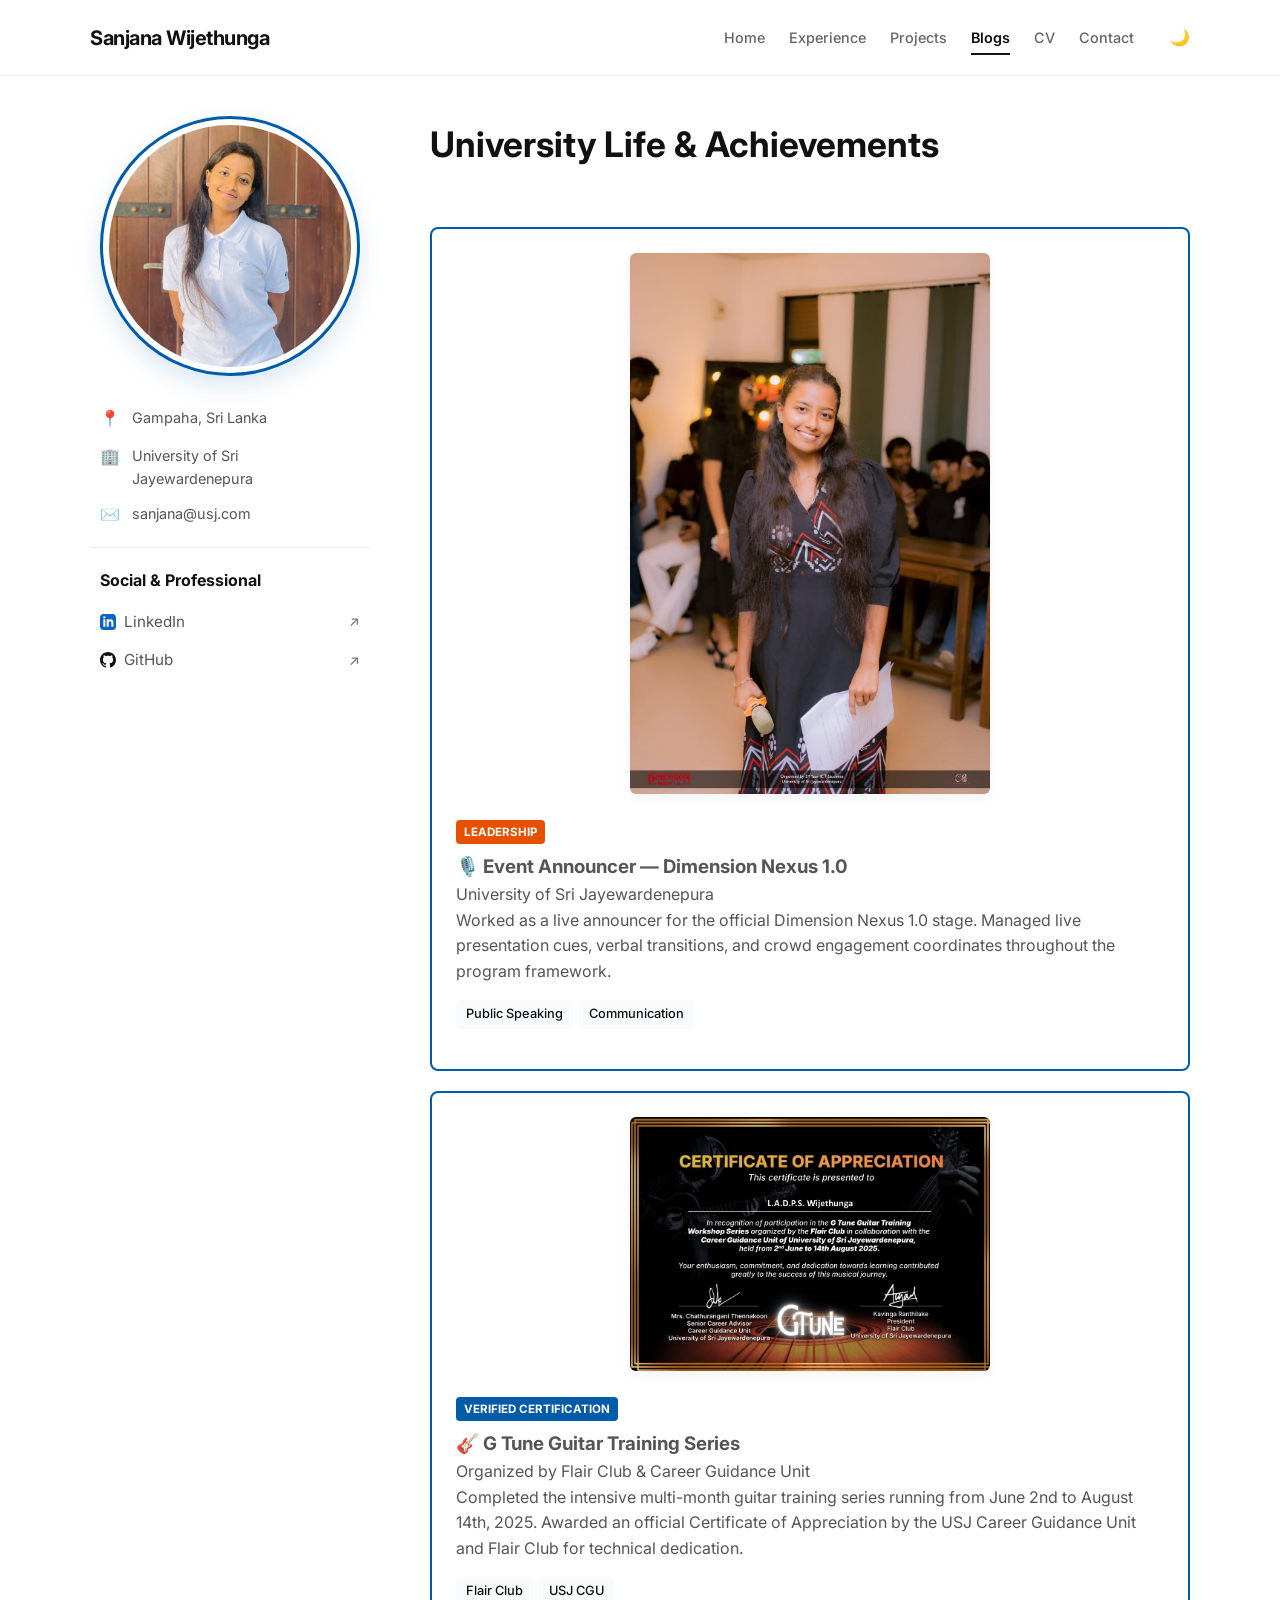
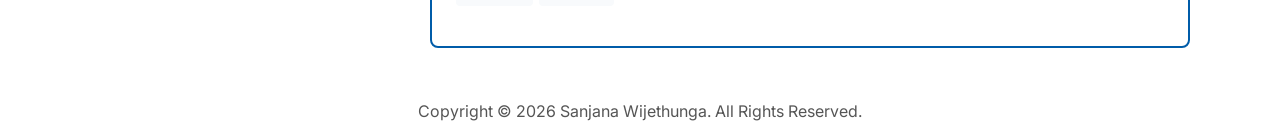
<file: Blogs.html>
<!DOCTYPE html>
<html lang="en">
<head>
    <script>
        if (localStorage.getItem('theme') === 'dark') {
            document.documentElement.setAttribute('data-theme', 'dark');
        }
    </script>
</head>
    <meta charset="UTF-8">
    <meta name="viewport" content="width=device-width, initial-scale=1.0">
    <title>Sanjana Wijethunga | Campus Life</title>
    <link rel="stylesheet" href="style.css">
    <link href="https://fonts.googleapis.com/css2?family=Inter:wght@300;400;500;600;700&display=swap" rel="stylesheet">
</head>
<body>

    <!-- Identical Top Header -->
    <header class="top-header">
        <div class="header-container">
            <div class="header-brand">
                <span class="brand-name">Sanjana Wijethunga</span>
            </div>
            <nav class="top-nav">
                <a href="index.html" class="nav-item">Home</a>
                <a href="Experience.html" class="nav-item">Experience</a>
                <a href="Projects.html" class="nav-item">Projects</a>
                <a href="Blogs.html" class="nav-item active">Blogs</a>
                <a href="cv.html" class="nav-item">CV</a>
                <a href="Contact.html" class="nav-item">Contact</a>
                <button id="theme-toggle" class="theme-btn">🌙</button>
            </nav>
        </div>
    </header>

    <!-- Two-Column Body Content Split -->
    <div class="portfolio-container">
        
        <!-- Left Column: Profile Sidebar -->
        <aside class="profile-column">
            <img src="Sanjana1.jpeg" alt="Sanjana" class="profile-img custom-photo-highlight" 
                 onmouseover="this.style.transform='scale(1.03)'; this.style.boxShadow='0 12px 30px rgba(0, 92, 169, 0.25)';"
                 onmouseout="this.style.transform='scale(1)'; this.style.boxShadow='0 10px 25px rgba(0, 92, 169, 0.15)';">
            

                 <!-- Metadata Details Grid Block -->
            <div class="profile-meta-box">
                <div class="meta-row">
                    <span class="meta-icon">📍</span>
                    <span class="meta-text">Gampaha, Sri Lanka</span>
                </div>
                <div class="meta-row">
                    <span class="meta-icon">🏢</span>
                    <span class="meta-text">University of Sri Jayewardenepura</span>
                </div>
                <div class="meta-row">
                    <span class="meta-icon">✉️</span>
                    <span class="meta-text"><a href="mailto:as20240969@sci.sjp.ac.lk">sanjana@usj.com</a></span>
                </div>
            </div>

            <hr class="sidebar-divider">

            <!-- Social Networks Links Profile Cards Section -->
            <div class="links-group">
                <h3 class="links-group-title">Social & Professional</h3>
                <ul class="sidebar-links-list">
                    <li>
                        <!-- LinkedIn Profile Link -->
                        <a href="https://www.linkedin.com/in/sanjana-wijethunga-235bb7365" target="_blank">
                            <span class="link-label">
                                <svg class="brand-logo-icon linkedin-icon" xmlns="http://www.w3.org/2000/svg" viewBox="0 0 24 24">
                                    <path d="M19 0h-14c-2.761 0-5 2.239-5 5v14c0 2.761 2.239 5 5 5h14c2.762 0 5-2.239 5-5v-14c0-2.761-2.238-5-5-5zm-11 19h-3v-11h3v11zm-1.5-12.268c-.966 0-1.75-.779-1.75-1.75s.784-1.75 1.75-1.75 1.75.779 1.75 1.75-.784 1.75-1.75 1.75zm13.5 12.268h-3v-5.604c0-3.368-4-3.113-4 0v5.604h-3v-11h3v1.765c1.396-2.586 7-2.777 7 2.476v6.759z"/>
                                </svg>
                                LinkedIn
                            </span>
                            <span class="arrow-icon">↗</span>
                        </a>
                    </li>
                    <li>
                        <!-- GitHub Profile Link -->
                        <a href="https://github.com/ladpswijethunga" target="_blank">
                            <span class="link-label">
                                <svg class="brand-logo-icon github-icon" xmlns="http://www.w3.org/2000/svg" viewBox="0 0 24 24">
                                    <path d="M12 0c-6.626 0-12 5.373-12 12 0 5.302 3.438 9.8 8.207 11.387.599.111.793-.261.793-.577v-2.234c-3.338.726-4.033-1.416-4.033-1.416-.546-1.387-1.333-1.756-1.333-1.756-1.089-.745.083-.729.083-.729 1.205.084 1.839 1.237 1.839 1.237 1.07 1.834 2.807 1.304 3.492.997.107-.775.418-1.305.762-1.604-2.665-.305-5.467-1.334-5.467-5.931 0-1.311.469-2.381 1.236-3.221-.124-.303-.535-1.524.117-3.176 0 0 1.008-.322 3.301 1.23.957-.266 1.983-.399 3.003-.404 1.02.005 2.047.138 3.006.404 2.291-1.552 3.297-1.23 3.297-1.23.653 1.653.242 2.874.118 3.176.77.84 1.235 1.911 1.235 3.221 0 4.609-2.807 5.624-5.479 5.921.43.372.823 1.102.823 2.222v3.293c0 .319.192.694.801.576 4.765-1.589 8.199-6.086 8.199-11.386 0-6.627-5.373-12-12-12z"/>
                                </svg>
                                GitHub
                            </span>
                            <span class="arrow-icon">↗</span>
                        </a>
                    </li>
                </ul>
            </div>
        </aside>

        <!-- Right Column: Visual Media Achievements Stream -->
        <main class="content-column">
            <h2 class="content-title">University Life & Achievements</h2>
            
            <div class="blog-grid-container">
                
                <!-- Entry 1: Dimension Xaus 1.0 Announcer (Updated to Signature Blue Border) -->
                <div class="blog-visual-card" style="flex-direction: column; padding-top: 24px; border: 2px solid #005ca9; border-radius: 8px; background-color: #ffffff; margin-bottom: 20px;">
                    <!-- Clean Centered Photo Frame -->
                    <div class="blog-media-side" style="flex: none; width: 360px; max-width: 90%; height: auto; border: none; border-radius: 6px; overflow: hidden; box-shadow: 0 4px 12px rgba(0, 0, 0, 0.05); margin: 0 auto;">
                        <img src="Announcer.jpeg" alt="Sanjana Announcing at Dimension Xaus 1.0" style="width: 100%; height: auto; display: block; object-fit: contain;">
                    </div>
                    <!-- Left-Aligned Text Content Block -->
                    <div class="blog-info-side" style="padding: 24px; width: 100%; box-sizing: border-box; text-align: left;">
                        <div class="blog-header-meta">
                            <span class="p-badge b-academic" style="background-color: #e65100; color: #ffffff; display: inline-block; margin-bottom: 8px;">Leadership</span>
                            <h3 class="blog-card-title">🎙️ Event Announcer — Dimension Nexus 1.0</h3>
                            <p class="blog-card-subtitle">University of Sri Jayewardenepura</p>
                        </div>
                        <p class="blog-card-short-desc" style="margin-bottom: 16px;">
                            Worked as a live announcer for the official Dimension Nexus 1.0 stage. Managed live presentation cues, verbal transitions, and crowd engagement coordinates throughout the program framework.
                        </p>
                        <div class="project-tags-deck">
                            <span class="tech-tag">Public Speaking</span>
                            <span class="tech-tag">Communication</span>
                        </div>
                    </div>
                </div>

                <!-- Entry 2: G Tune Guitar Certification (Signature Blue Border) -->
                <div class="blog-visual-card" style="flex-direction: column; padding-top: 24px; border: 2px solid #005ca9; border-radius: 8px; background-color: #ffffff;">
                    <!-- Clean Centered Photo Frame -->
                    <div class="blog-media-side" style="flex: none; width: 360px; max-width: 90%; height: auto; border: none; border-radius: 6px; overflow: hidden; box-shadow: 0 4px 12px rgba(0, 0, 0, 0.05); margin: 0 auto;">
                        <img src="Gtunes Certificate.jpeg" alt="G Tune Guitar Workshop Certificate Presentation" style="width: 100%; height: auto; display: block; object-fit: contain;">
                    </div>
                    <!-- Left-Aligned Text Content Block -->
                    <div class="blog-info-side" style="padding: 24px; width: 100%; box-sizing: border-box; text-align: left;">
                        <div class="blog-header-meta">
                            <span class="p-badge b-academic" style="background-color: #005ca9; color: #ffffff; display: inline-block; margin-bottom: 8px;">Verified Certification</span>
                            <h3 class="blog-card-title">🎸 G Tune Guitar Training Series</h3>
                            <p class="blog-card-subtitle">Organized by Flair Club & Career Guidance Unit</p>
                        </div>
                        <p class="blog-card-short-desc" style="margin-bottom: 16px;">
                            Completed the intensive multi-month guitar training series running from June 2nd to August 14th, 2025. Awarded an official Certificate of Appreciation by the USJ Career Guidance Unit and Flair Club for technical dedication.
                        </p>
                        <div class="project-tags-deck">
                            <span class="tech-tag">Flair Club</span>
                            <span class="tech-tag">USJ CGU</span>
                        </div>
                    </div>
                </div>

            </div>
        </main>
    </div>
  <br>
    <br>
    <footer class="main-footer" align="center">
        <p>Copyright &copy; 2026 Sanjana Wijethunga. All Rights Reserved.</p>
    </footer>
   <script src="script.js"></script>
</body>
</html>
</file>
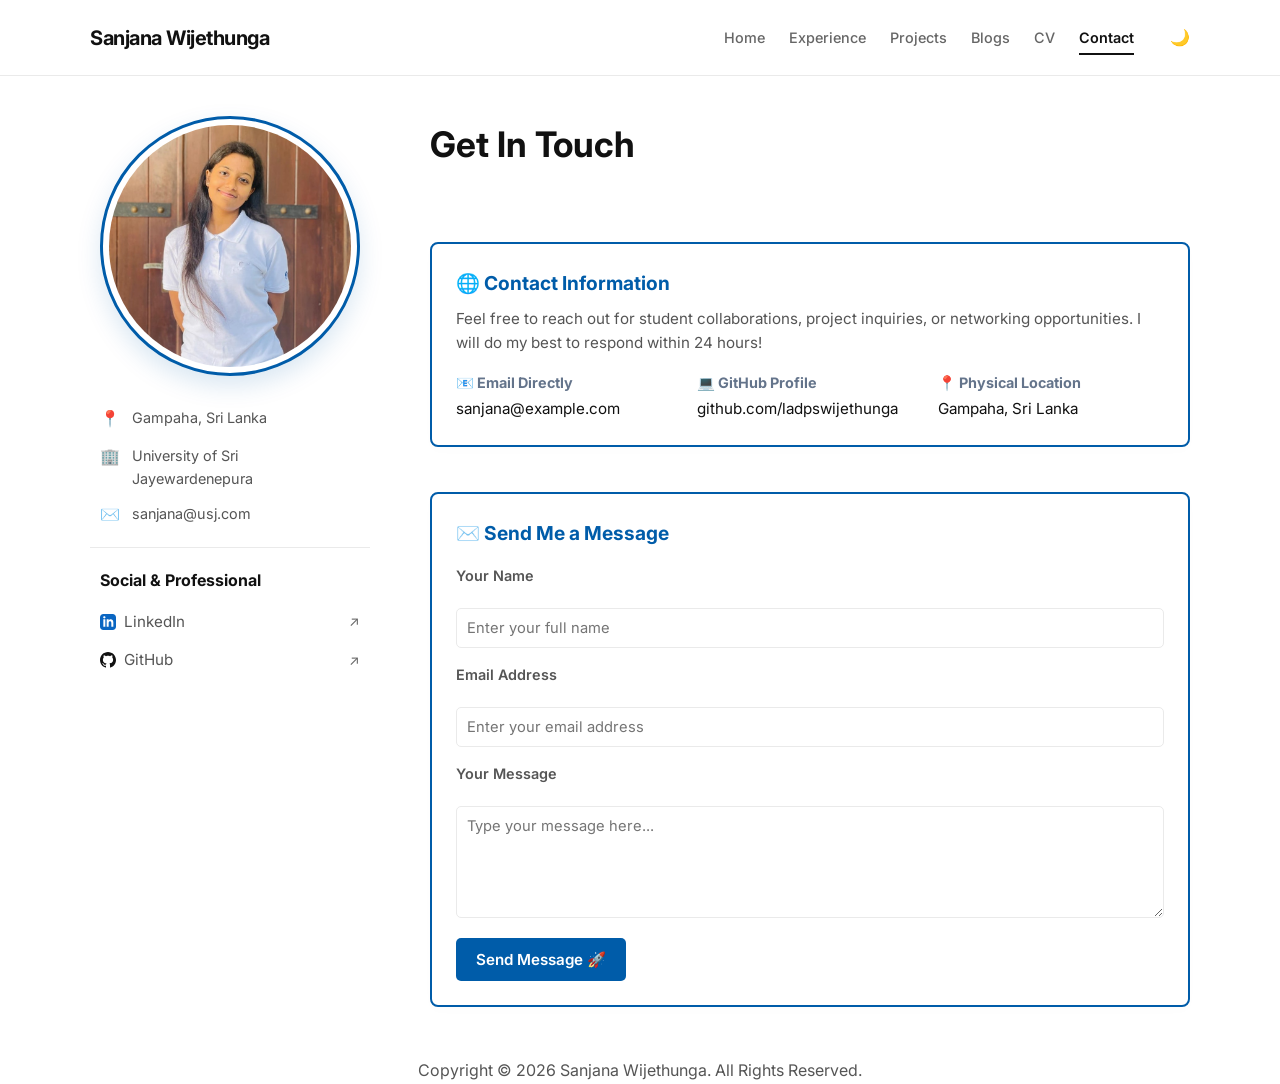
<file: Contact.html>
<html lang="en">
<head>
    <script>
        if (localStorage.getItem('theme') === 'dark') {
            document.documentElement.setAttribute('data-theme', 'dark');
        }
    </script>
</head>
    <meta charset="UTF-8">
    <meta name="viewport" content="width=device-width, initial-scale=1.0">
    <title>Sanjana Wijethunga | Contact</title>
    <link rel="stylesheet" href="style.css">
    <link href="https://fonts.googleapis.com/css2?family=Inter:wght@300;400;500;600;700&display=swap" rel="stylesheet">
</head>
<body>

    <!-- Identical Top Header -->
    <header class="top-header">
        <div class="header-container">
            <div class="header-brand">
                <span class="brand-name">Sanjana Wijethunga</span>
            </div>
            <nav class="top-nav">
                <a href="index.html" class="nav-item">Home</a>
                <a href="Experience.html" class="nav-item">Experience</a>
                <a href="Projects.html" class="nav-item">Projects</a>
                <a href="Blogs.html" class="nav-item">Blogs</a>
                <a href="cv.html" class="nav-item">CV</a>
                <a href="Contact.html" class="nav-item active">Contact</a>
                <button id="theme-toggle" class="theme-btn">🌙</button>
            </nav>
        </div>
    </header>

    <!-- Two-Column Body Content Split -->
    <div class="portfolio-container">
        
        <!-- Left Column: Profile Sidebar -->
        <aside class="profile-column">
            <img src="Sanjana1.jpeg" alt="Sanjana" class="profile-img custom-photo-highlight" 
                 onmouseover="this.style.transform='scale(1.03)'; this.style.boxShadow='0 12px 30px rgba(0, 92, 169, 0.25)';"
                 onmouseout="this.style.transform='scale(1)'; this.style.boxShadow='0 10px 25px rgba(0, 92, 169, 0.15)';">
            

                 <!-- Metadata Details Grid Block -->
            <div class="profile-meta-box">
                <div class="meta-row">
                    <span class="meta-icon">📍</span>
                    <span class="meta-text">Gampaha, Sri Lanka</span>
                </div>
                <div class="meta-row">
                    <span class="meta-icon">🏢</span>
                    <span class="meta-text">University of Sri Jayewardenepura</span>
                </div>
                <div class="meta-row">
                    <span class="meta-icon">✉️</span>
                    <span class="meta-text"><a href="mailto:as20240969@sci.sjp.ac.lk">sanjana@usj.com</a></span>
                </div>
            </div>

            <hr class="sidebar-divider">

            <!-- Social Networks Links Profile Cards Section -->
            <div class="links-group">
                <h3 class="links-group-title">Social & Professional</h3>
                <ul class="sidebar-links-list">
                    <li>
                        <!-- LinkedIn Profile Link -->
                        <a href="https://www.linkedin.com/in/sanjana-wijethunga-235bb7365" target="_blank">
                            <span class="link-label">
                                <svg class="brand-logo-icon linkedin-icon" xmlns="http://www.w3.org/2000/svg" viewBox="0 0 24 24">
                                    <path d="M19 0h-14c-2.761 0-5 2.239-5 5v14c0 2.761 2.239 5 5 5h14c2.762 0 5-2.239 5-5v-14c0-2.761-2.238-5-5-5zm-11 19h-3v-11h3v11zm-1.5-12.268c-.966 0-1.75-.779-1.75-1.75s.784-1.75 1.75-1.75 1.75.779 1.75 1.75-.784 1.75-1.75 1.75zm13.5 12.268h-3v-5.604c0-3.368-4-3.113-4 0v5.604h-3v-11h3v1.765c1.396-2.586 7-2.777 7 2.476v6.759z"/>
                                </svg>
                                LinkedIn
                            </span>
                            <span class="arrow-icon">↗</span>
                        </a>
                    </li>
                    <li>
                        <!-- GitHub Profile Link -->
                        <a href="https://github.com/ladpswijethunga" target="_blank">
                            <span class="link-label">
                                <svg class="brand-logo-icon github-icon" xmlns="http://www.w3.org/2000/svg" viewBox="0 0 24 24">
                                    <path d="M12 0c-6.626 0-12 5.373-12 12 0 5.302 3.438 9.8 8.207 11.387.599.111.793-.261.793-.577v-2.234c-3.338.726-4.033-1.416-4.033-1.416-.546-1.387-1.333-1.756-1.333-1.756-1.089-.745.083-.729.083-.729 1.205.084 1.839 1.237 1.839 1.237 1.07 1.834 2.807 1.304 3.492.997.107-.775.418-1.305.762-1.604-2.665-.305-5.467-1.334-5.467-5.931 0-1.311.469-2.381 1.236-3.221-.124-.303-.535-1.524.117-3.176 0 0 1.008-.322 3.301 1.23.957-.266 1.983-.399 3.003-.404 1.02.005 2.047.138 3.006.404 2.291-1.552 3.297-1.23 3.297-1.23.653 1.653.242 2.874.118 3.176.77.84 1.235 1.911 1.235 3.221 0 4.609-2.807 5.624-5.479 5.921.43.372.823 1.102.823 2.222v3.293c0 .319.192.694.801.576 4.765-1.589 8.199-6.086 8.199-11.386 0-6.627-5.373-12-12-12z"/>
                                </svg>
                                GitHub
                            </span>
                            <span class="arrow-icon">↗</span>
                        </a>
                    </li>
                </ul>
            </div>
        </aside>

        <!-- Right Column: Interactive Contact Form & Channels -->
        <main class="content-column">
            <h2 class="content-title">Get In Touch</h2>
            
            <div class="projects-wrapper">
                
                <!-- Section 1: Quick Contact Grid -->
                <div class="custom-project-card" style="border: 2px solid #005ca9; border-radius: 8px; margin-bottom: 25px;">
                    <h3 class="project-card-title" style="margin-top: 0; color: #005ca9;">🌐 Contact Information</h3>
                    <p class="project-card-text" style="margin-top: 8px; margin-bottom: 15px;">
                        Feel free to reach out for student collaborations, project inquiries, or networking opportunities. I will do my best to respond within 24 hours!
                    </p>
                    
                    <div style="display: grid; grid-template-columns: repeat(auto-fit, minmax(220px, 1fr)); gap: 15px; margin-top: 10px;">
                        <div>
                            <p class="project-card-text" style="margin: 0; font-size: 0.9rem; color: #64748b;"><strong>📧 Email Directly</strong></p>
                            <p class="project-card-text" style="margin: 3px 0 0 0; color: #111111;"><a href="mailto:sanjana@example.com" style="color: inherit; text-decoration: none;">sanjana@example.com</a></p>
                        </div>
                        <div>
                            <p class="project-card-text" style="margin: 0; font-size: 0.9rem; color: #64748b;"><strong>💻 GitHub Profile</strong></p>
                            <p class="project-card-text" style="margin: 3px 0 0 0; color: #111111;"><a href="https://github.com/ladpswijethunga" target="_blank" style="color: inherit; text-decoration: none;">github.com/ladpswijethunga</a></p>
                        </div>
                        <div>
                            <p class="project-card-text" style="margin: 0; font-size: 0.9rem; color: #64748b;"><strong>📍 Physical Location</strong></p>
                            <p class="project-card-text" style="margin: 3px 0 0 0; color: #111111;">Gampaha, Sri Lanka</p>
                        </div>
                        
                    </div>
                </div>

                <!-- Section 2: Clean Message Form -->
                <div class="custom-project-card" style="border: 2px solid #005ca9; border-radius: 8px;">
                    <h3 class="project-card-title" style="margin-top: 0; color: #005ca9; margin-bottom: 15px;">✉️ Send Me a Message</h3>
                    
                    <!-- Form Action connected securely to Formspree -->
                    <form action="https://formspree.io/f/xbdvklge" method="POST" style="display: flex; flex-direction: column; gap: 15px;">
                        
                        <div style="display: flex; flex-direction: column; gap: 5px;">
                            <label for="name" class="project-card-text" style="font-weight: 600; font-size: 0.9rem;">Your Name</label>
                            <input type="text" id="name" name="name" placeholder="Enter your full name" required 
                                   style="width: 100%; padding: 10px; border: 1px solid #cbd5e1; border-radius: 5px; font-family: 'Inter', sans-serif; font-size: 0.92rem; box-sizing: border-box;">
                        </div>

                        <div style="display: flex; flex-direction: column; gap: 5px;">
                            <label for="email" class="project-card-text" style="font-weight: 600; font-size: 0.9rem;">Email Address</label>
                            <input type="email" id="email" name="email" placeholder="Enter your email address" required 
                                   style="width: 100%; padding: 10px; border: 1px solid #cbd5e1; border-radius: 5px; font-family: 'Inter', sans-serif; font-size: 0.92rem; box-sizing: border-box;">
                        </div>

                        <div style="display: flex; flex-direction: column; gap: 5px;">
                            <label for="message" class="project-card-text" style="font-weight: 600; font-size: 0.9rem;">Your Message</label>
                            <textarea id="message" name="message" rows="5" placeholder="Type your message here..." required 
                                      style="width: 100%; padding: 10px; border: 1px solid #cbd5e1; border-radius: 5px; font-family: 'Inter', sans-serif; font-size: 0.92rem; box-sizing: border-box; resize: vertical;"></textarea>
                        </div>

                        <button type="submit" 
                                style="background-color: #005ca9; color: #ffffff; padding: 12px 20px; border: none; border-radius: 5px; font-family: 'Inter', sans-serif; font-size: 0.95rem; font-weight: 600; cursor: pointer; transition: background-color 0.2s ease; margin-top: 5px; align-self: flex-start;"
                                onmouseover="this.style.backgroundColor='#004480';" 
                                onmouseout="this.style.backgroundColor='#005ca9';">
                            Send Message 🚀
                        </button>
                        
                    </form>
                </div>

            </div>
        </main>
    </div>
    <br>
    <br>
    <footer class="main-footer" align="center">
        <p>Copyright &copy; 2026 Sanjana Wijethunga. All Rights Reserved.</p>
    </footer>
    <script src="script.js"></script>
</body>
</html>
</file>
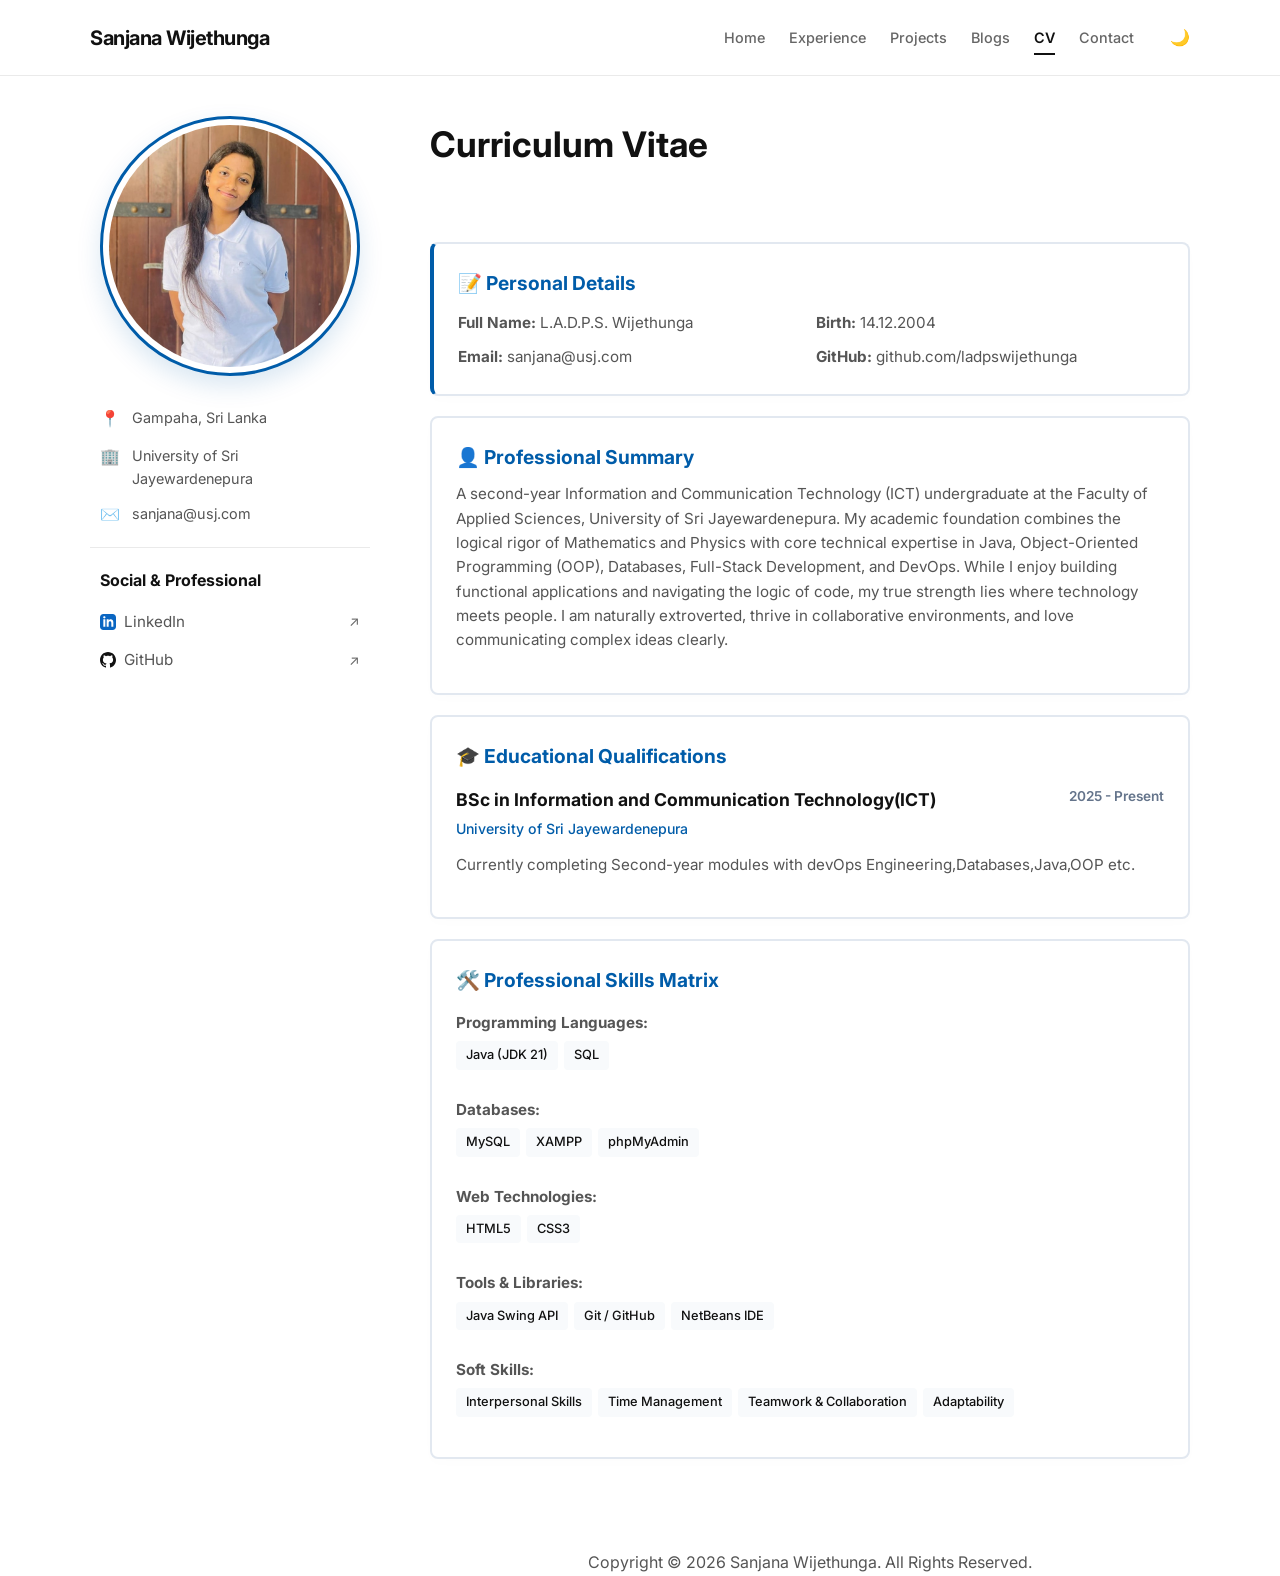
<file: cv.html>
<html lang="en">
<head>
    <script>
        if (localStorage.getItem('theme') === 'dark') {
            document.documentElement.setAttribute('data-theme', 'dark');
        }
    </script>
</head>
    <meta charset="UTF-8">
    <meta name="viewport" content="width=device-width, initial-scale=1.0">
    <title>Sanjana Wijethunga | CV</title>
    <link rel="stylesheet" href="style.css">
    <link href="https://fonts.googleapis.com/css2?family=Inter:wght@300;400;500;600;700&display=swap" rel="stylesheet">
</head>
<body>

    <!-- Identical Top Header -->
    <header class="top-header">
        <div class="header-container">
            <div class="header-brand">
                <span class="brand-name">Sanjana Wijethunga</span>
            </div>
            <nav class="top-nav">
                <a href="index.html" class="nav-item">Home</a>
                <a href="Experience.html" class="nav-item">Experience</a>
                <a href="Projects.html" class="nav-item">Projects</a>
                <a href="Blogs.html" class="nav-item">Blogs</a>
                <a href="cv.html" class="nav-item active">CV</a>
                <a href="Contact.html" class="nav-item">Contact</a>
                <button id="theme-toggle" class="theme-btn">🌙</button>
            </nav>
        </div>
    </header>

    <!-- Two-Column Body Content Split -->
    <div class="portfolio-container">
        
        <!-- Left Column: Profile Sidebar -->
        <aside class="profile-column">
            <img src="Sanjana1.jpeg" alt="Sanjana" class="profile-img custom-photo-highlight" 
                 onmouseover="this.style.transform='scale(1.03)'; this.style.boxShadow='0 12px 30px rgba(0, 92, 169, 0.25)';"
                 onmouseout="this.style.transform='scale(1)'; this.style.boxShadow='0 10px 25px rgba(0, 92, 169, 0.15)';">
           

                 <!-- Metadata Details Grid Block -->
            <div class="profile-meta-box">
                <div class="meta-row">
                    <span class="meta-icon">📍</span>
                    <span class="meta-text">Gampaha, Sri Lanka</span>
                </div>
                <div class="meta-row">
                    <span class="meta-icon">🏢</span>
                    <span class="meta-text">University of Sri Jayewardenepura</span>
                </div>
                <div class="meta-row">
                    <span class="meta-icon">✉️</span>
                    <span class="meta-text"><a href="mailto:as20240969@sci.sjp.ac.lk">sanjana@usj.com</a></span>
                </div>
            </div>

            <hr class="sidebar-divider">

            <!-- Social Networks Links Profile Cards Section -->
            <div class="links-group">
                <h3 class="links-group-title">Social & Professional</h3>
                <ul class="sidebar-links-list">
                    <li>
                        <!-- LinkedIn Profile Link -->
                        <a href="https://www.linkedin.com/in/sanjana-wijethunga-235bb7365" target="_blank">
                            <span class="link-label">
                                <svg class="brand-logo-icon linkedin-icon" xmlns="http://www.w3.org/2000/svg" viewBox="0 0 24 24">
                                    <path d="M19 0h-14c-2.761 0-5 2.239-5 5v14c0 2.761 2.239 5 5 5h14c2.762 0 5-2.239 5-5v-14c0-2.761-2.238-5-5-5zm-11 19h-3v-11h3v11zm-1.5-12.268c-.966 0-1.75-.779-1.75-1.75s.784-1.75 1.75-1.75 1.75.779 1.75 1.75-.784 1.75-1.75 1.75zm13.5 12.268h-3v-5.604c0-3.368-4-3.113-4 0v5.604h-3v-11h3v1.765c1.396-2.586 7-2.777 7 2.476v6.759z"/>
                                </svg>
                                LinkedIn
                            </span>
                            <span class="arrow-icon">↗</span>
                        </a>
                    </li>
                    <li>
                        <!-- GitHub Profile Link -->
                        <a href="https://github.com/ladpswijethunga" target="_blank">
                            <span class="link-label">
                                <svg class="brand-logo-icon github-icon" xmlns="http://www.w3.org/2000/svg" viewBox="0 0 24 24">
                                    <path d="M12 0c-6.626 0-12 5.373-12 12 0 5.302 3.438 9.8 8.207 11.387.599.111.793-.261.793-.577v-2.234c-3.338.726-4.033-1.416-4.033-1.416-.546-1.387-1.333-1.756-1.333-1.756-1.089-.745.083-.729.083-.729 1.205.084 1.839 1.237 1.839 1.237 1.07 1.834 2.807 1.304 3.492.997.107-.775.418-1.305.762-1.604-2.665-.305-5.467-1.334-5.467-5.931 0-1.311.469-2.381 1.236-3.221-.124-.303-.535-1.524.117-3.176 0 0 1.008-.322 3.301 1.23.957-.266 1.983-.399 3.003-.404 1.02.005 2.047.138 3.006.404 2.291-1.552 3.297-1.23 3.297-1.23.653 1.653.242 2.874.118 3.176.77.84 1.235 1.911 1.235 3.221 0 4.609-2.807 5.624-5.479 5.921.43.372.823 1.102.823 2.222v3.293c0 .319.192.694.801.576 4.765-1.589 8.199-6.086 8.199-11.386 0-6.627-5.373-12-12-12z"/>
                                </svg>
                                GitHub
                            </span>
                            <span class="arrow-icon">↗</span>
                        </a>
                    </li>
                </ul>
            </div>
        </aside>

        <!-- Right Column: Professional CV Stream -->
        <main class="content-column">
            <h2 class="content-title">Curriculum Vitae</h2>
            
            <div class="projects-wrapper">
                
                <!-- Section 1: Personal Details Card -->
                <div class="custom-project-card" style="border-left: 4px solid #005ca9;">
                    <h3 class="project-card-title" style="margin-top: 0; color: #005ca9;">📝 Personal Details</h3>
                    <div style="margin-top: 12px; display: grid; grid-template-columns: repeat(auto-fit, minmax(250px, 1fr)); gap: 10px;">
                        <p class="project-card-text" style="margin: 0;"><strong>Full Name:</strong> L.A.D.P.S. Wijethunga</p>
                        
                        <p class="project-card-text" style="margin: 0;"><strong>Birth:</strong> 14.12.2004</p>
                        <p class="project-card-text" style="margin: 0;"><strong>Email:</strong> sanjana@usj.com</p>
                     
                        <p class="project-card-text" style="margin: 0;"><strong>GitHub:</strong> github.com/ladpswijethunga</p>
                    </div>
                </div>

                <!-- Section 2: About Me Description -->
                <div class="custom-project-card">
                    <h3 class="project-card-title" style="margin-top: 0; color: #005ca9;">👤 Professional Summary</h3>
                    <p class="project-card-text" style="margin-top: 10px; line-height: 1.6;">
A second-year Information and Communication Technology (ICT) undergraduate at the Faculty of Applied Sciences, University of Sri Jayewardenepura. My academic foundation combines the logical rigor of Mathematics and Physics with core technical expertise in Java, Object-Oriented Programming (OOP), Databases, Full-Stack Development, and DevOps.

While I enjoy building functional applications and navigating the logic of code, my true strength lies where technology meets people. I am naturally extroverted, thrive in collaborative environments, and love communicating complex ideas clearly.                    </p>
                </div>

                <!-- Section 3: Educational Qualifications -->
                <div class="custom-project-card">
                    <h3 class="project-card-title" style="margin-top: 0; color: #005ca9;">🎓 Educational Qualifications</h3>
                    <div style="margin-top: 15px;">
                        <div class="project-header-row">
                            <h4 style="font-size: 1.1rem; font-weight: 700; color: #111111; margin: 0;">BSc in Information and Communication Technology(ICT)</h4>
                            <span style="font-size: 0.85rem; color: #64748b; font-weight: 600;">2025 - Present</span>
                        </div>
                        <p class="project-card-subtitle" style="margin-top: 2px; color: #005ca9; font-weight: 500;">University of Sri Jayewardenepura</p>
                        <p class="project-card-text" style="margin-top: 6px;">
                            Currently completing Second-year modules with devOps Engineering,Databases,Java,OOP etc.
                        </p>
                    </div>
                </div>

                <!-- Section 4: Organized Technical Skills Card -->
                <div class="custom-project-card">
                    <h3 class="project-card-title" style="margin-top: 0; color: #005ca9; margin-bottom: 15px;">🛠️ Professional Skills Matrix</h3>
                    
                    <div style="display: flex; flex-direction: column; gap: 12px;">
                        <div>
                            <p class="project-card-text" style="margin-bottom: 6px;"><strong>Programming Languages:</strong></p>
                            <div class="project-tags-deck">
                                <span class="tech-tag">Java (JDK 21)</span>
                                <span class="tech-tag">SQL</span>
                            </div>
                        </div>

                        <div>
                            <p class="project-card-text" style="margin-bottom: 6px;"><strong>Databases:</strong></p>
                            <div class="project-tags-deck">
                                <span class="tech-tag">MySQL</span>
                                <span class="tech-tag">XAMPP</span>
                                <span class="tech-tag">phpMyAdmin</span>
                            </div>
                        </div>

                        <div>
                            <p class="project-card-text" style="margin-bottom: 6px;"><strong>Web Technologies:</strong></p>
                            <div class="project-tags-deck">
                                <span class="tech-tag">HTML5</span>
                                <span class="tech-tag">CSS3</span>
                            </div>
                        </div>

                        <div>
                            <p class="project-card-text" style="margin-bottom: 6px;"><strong>Tools & Libraries:</strong></p>
                            <div class="project-tags-deck">
                                <span class="tech-tag">Java Swing API</span>
                                
                                <span class="tech-tag">Git / GitHub</span>
                                <span class="tech-tag">NetBeans IDE</span>
                            </div>
                        </div>

                        <div>
                            <p class="project-card-text" style="margin-bottom: 6px;"><strong>Soft Skills:</strong></p>
                            <div class="project-tags-deck">
                                <span class="tech-tag">Interpersonal Skills</span>
                                <span class="tech-tag">Time Management</span>
                                <span class="tech-tag">Teamwork & Collaboration</span>
                                <span class="tech-tag">Adaptability</span>
                            </div>
                        </div>
                    </div>
                </div>
                <br>
    <br>
                <footer class="main-footer" align="center">
        <p>Copyright &copy; 2026 Sanjana Wijethunga. All Rights Reserved.</p>
    </footer>
          <script src="script.js"></script>
</body>
</html>
</file>
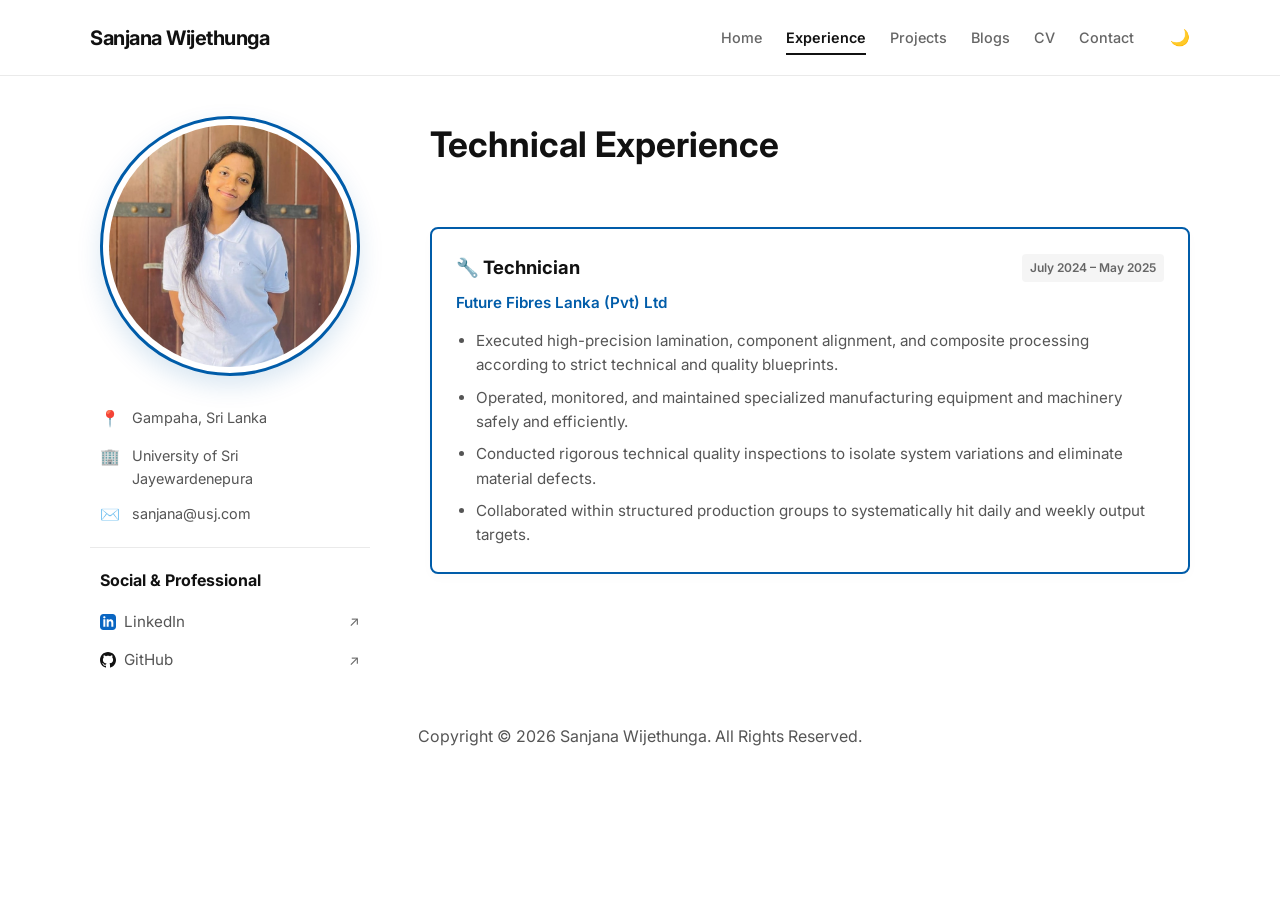
<file: Experience.html>
<html lang="en">
<head>
    <script>
        if (localStorage.getItem('theme') === 'dark') {
            document.documentElement.setAttribute('data-theme', 'dark');
        }
    </script>
</head>
    <meta charset="UTF-8">
    <meta name="viewport" content="width=device-width, initial-scale=1.0">
    <title>Sanjana Wijethunga | Experience</title>
    <link rel="stylesheet" href="style.css">
    <link href="https://fonts.googleapis.com/css2?family=Inter:wght@300;400;500;600;700&display=swap" rel="stylesheet">
</head>
<body>

    <header class="top-header">
        <div class="header-container">
            <div class="header-brand">
                <span class="brand-name">Sanjana Wijethunga</span>
            </div>
            <nav class="top-nav">
                <a href="index.html" class="nav-item">Home</a>
                <a href="Experience.html" class="nav-item active">Experience</a>
                <a href="Projects.html" class="nav-item">Projects</a>
                <a href="Blogs.html" class="nav-item">Blogs</a>
                <a href="cv.html" class="nav-item">CV</a>
                <a href="Contact.html" class="nav-item">Contact</a>
                <button id="theme-toggle" class="theme-btn">🌙</button>
            </nav>
        </div>
    </header>

    <div class="portfolio-container">
        
        <aside class="profile-column">
            <img src="Sanjana1.jpeg" alt="Sanjana" class="profile-img" 
                 style="border: 3px solid #005ca9; padding: 6px; background-color: #ffffff; box-shadow: 0 10px 25px rgba(0, 92, 169, 0.15); transition: transform 0.3s ease, box-shadow 0.3s ease; display: block; margin-bottom: 20px;"
                 onmouseover="this.style.transform='scale(1.03)'; this.style.boxShadow='0 12px 30px rgba(0, 92, 169, 0.25)';"
                 onmouseout="this.style.transform='scale(1)'; this.style.boxShadow='0 10px 25px rgba(0, 92, 169, 0.15)';">
          

                 <!-- Metadata Details Grid Block -->
            <div class="profile-meta-box">
                <div class="meta-row">
                    <span class="meta-icon">📍</span>
                    <span class="meta-text">Gampaha, Sri Lanka</span>
                </div>
                <div class="meta-row">
                    <span class="meta-icon">🏢</span>
                    <span class="meta-text">University of Sri Jayewardenepura</span>
                </div>
                <div class="meta-row">
                    <span class="meta-icon">✉️</span>
                    <span class="meta-text"><a href="mailto:as20240969@sci.sjp.ac.lk">sanjana@usj.com</a></span>
                </div>
            </div>

            <hr class="sidebar-divider">

            <!-- Social Networks Links Profile Cards Section -->
            <div class="links-group">
                <h3 class="links-group-title">Social & Professional</h3>
                <ul class="sidebar-links-list">
                    <li>
                        <!-- LinkedIn Profile Link -->
                        <a href="https://www.linkedin.com/in/sanjana-wijethunga-235bb7365" target="_blank">
                            <span class="link-label">
                                <svg class="brand-logo-icon linkedin-icon" xmlns="http://www.w3.org/2000/svg" viewBox="0 0 24 24">
                                    <path d="M19 0h-14c-2.761 0-5 2.239-5 5v14c0 2.761 2.239 5 5 5h14c2.762 0 5-2.239 5-5v-14c0-2.761-2.238-5-5-5zm-11 19h-3v-11h3v11zm-1.5-12.268c-.966 0-1.75-.779-1.75-1.75s.784-1.75 1.75-1.75 1.75.779 1.75 1.75-.784 1.75-1.75 1.75zm13.5 12.268h-3v-5.604c0-3.368-4-3.113-4 0v5.604h-3v-11h3v1.765c1.396-2.586 7-2.777 7 2.476v6.759z"/>
                                </svg>
                                LinkedIn
                            </span>
                            <span class="arrow-icon">↗</span>
                        </a>
                    </li>
                    <li>
                        <!-- GitHub Profile Link -->
                        <a href="https://github.com/ladpswijethunga" target="_blank">
                            <span class="link-label">
                                <svg class="brand-logo-icon github-icon" xmlns="http://www.w3.org/2000/svg" viewBox="0 0 24 24">
                                    <path d="M12 0c-6.626 0-12 5.373-12 12 0 5.302 3.438 9.8 8.207 11.387.599.111.793-.261.793-.577v-2.234c-3.338.726-4.033-1.416-4.033-1.416-.546-1.387-1.333-1.756-1.333-1.756-1.089-.745.083-.729.083-.729 1.205.084 1.839 1.237 1.839 1.237 1.07 1.834 2.807 1.304 3.492.997.107-.775.418-1.305.762-1.604-2.665-.305-5.467-1.334-5.467-5.931 0-1.311.469-2.381 1.236-3.221-.124-.303-.535-1.524.117-3.176 0 0 1.008-.322 3.301 1.23.957-.266 1.983-.399 3.003-.404 1.02.005 2.047.138 3.006.404 2.291-1.552 3.297-1.23 3.297-1.23.653 1.653.242 2.874.118 3.176.77.84 1.235 1.911 1.235 3.221 0 4.609-2.807 5.624-5.479 5.921.43.372.823 1.102.823 2.222v3.293c0 .319.192.694.801.576 4.765-1.589 8.199-6.086 8.199-11.386 0-6.627-5.373-12-12-12z"/>
                                </svg>
                                GitHub
                            </span>
                            <span class="arrow-icon">↗</span>
                        </a>
                    </li>
                </ul>
            </div>
        </aside>

        <main class="content-column">
            <h2 class="content-title">Technical Experience</h2>
            
            <div class="info-card" style="border: 2px solid #005ca9; box-shadow: 0 4px 12px rgba(0, 0, 0, 0.02); padding: 24px; border-radius: 8px; background-color: #ffffff;">
                <div style="display: flex; justify-content: space-between; align-items: center; margin-bottom: 8px; flex-wrap: wrap; gap: 8px;">
                    <span style="font-size: 1.15rem; font-weight: 700; color: #111111;">🔧 Technician</span>
                    <span style="font-size: 0.75rem; font-weight: 600; padding: 4px 8px; border-radius: 4px; background-color: #f5f5f5; color: #666666;">July 2024  –  May 2025</span>
                </div>
                <p style="font-size: 0.95rem; font-weight: 600; color: #005ca9; margin-bottom: 14px;">Future Fibres Lanka (Pvt) Ltd</p>
                
                <ul style="padding-left: 20px; font-size: 0.95rem; color: #555555; display: flex; flex-direction: column; gap: 8px; line-height: 1.6; margin: 0;">
                    <li>Executed high-precision lamination, component alignment, and composite processing according to strict technical and quality blueprints.</li>
                    <li>Operated, monitored, and maintained specialized manufacturing equipment and machinery safely and efficiently.</li>
                    <li>Conducted rigorous technical quality inspections to isolate system variations and eliminate material defects.</li>
                    <li>Collaborated within structured production groups to systematically hit daily and weekly output targets.</li>
                </ul>
            </div>
            
        </main>
    </div>
    <br>
    <br>
    <footer class="main-footer" align="center">
        <p>Copyright &copy; 2026 Sanjana Wijethunga. All Rights Reserved.</p>
    </footer>
        <script src="script.js"></script>
</body>
</html>
</file>
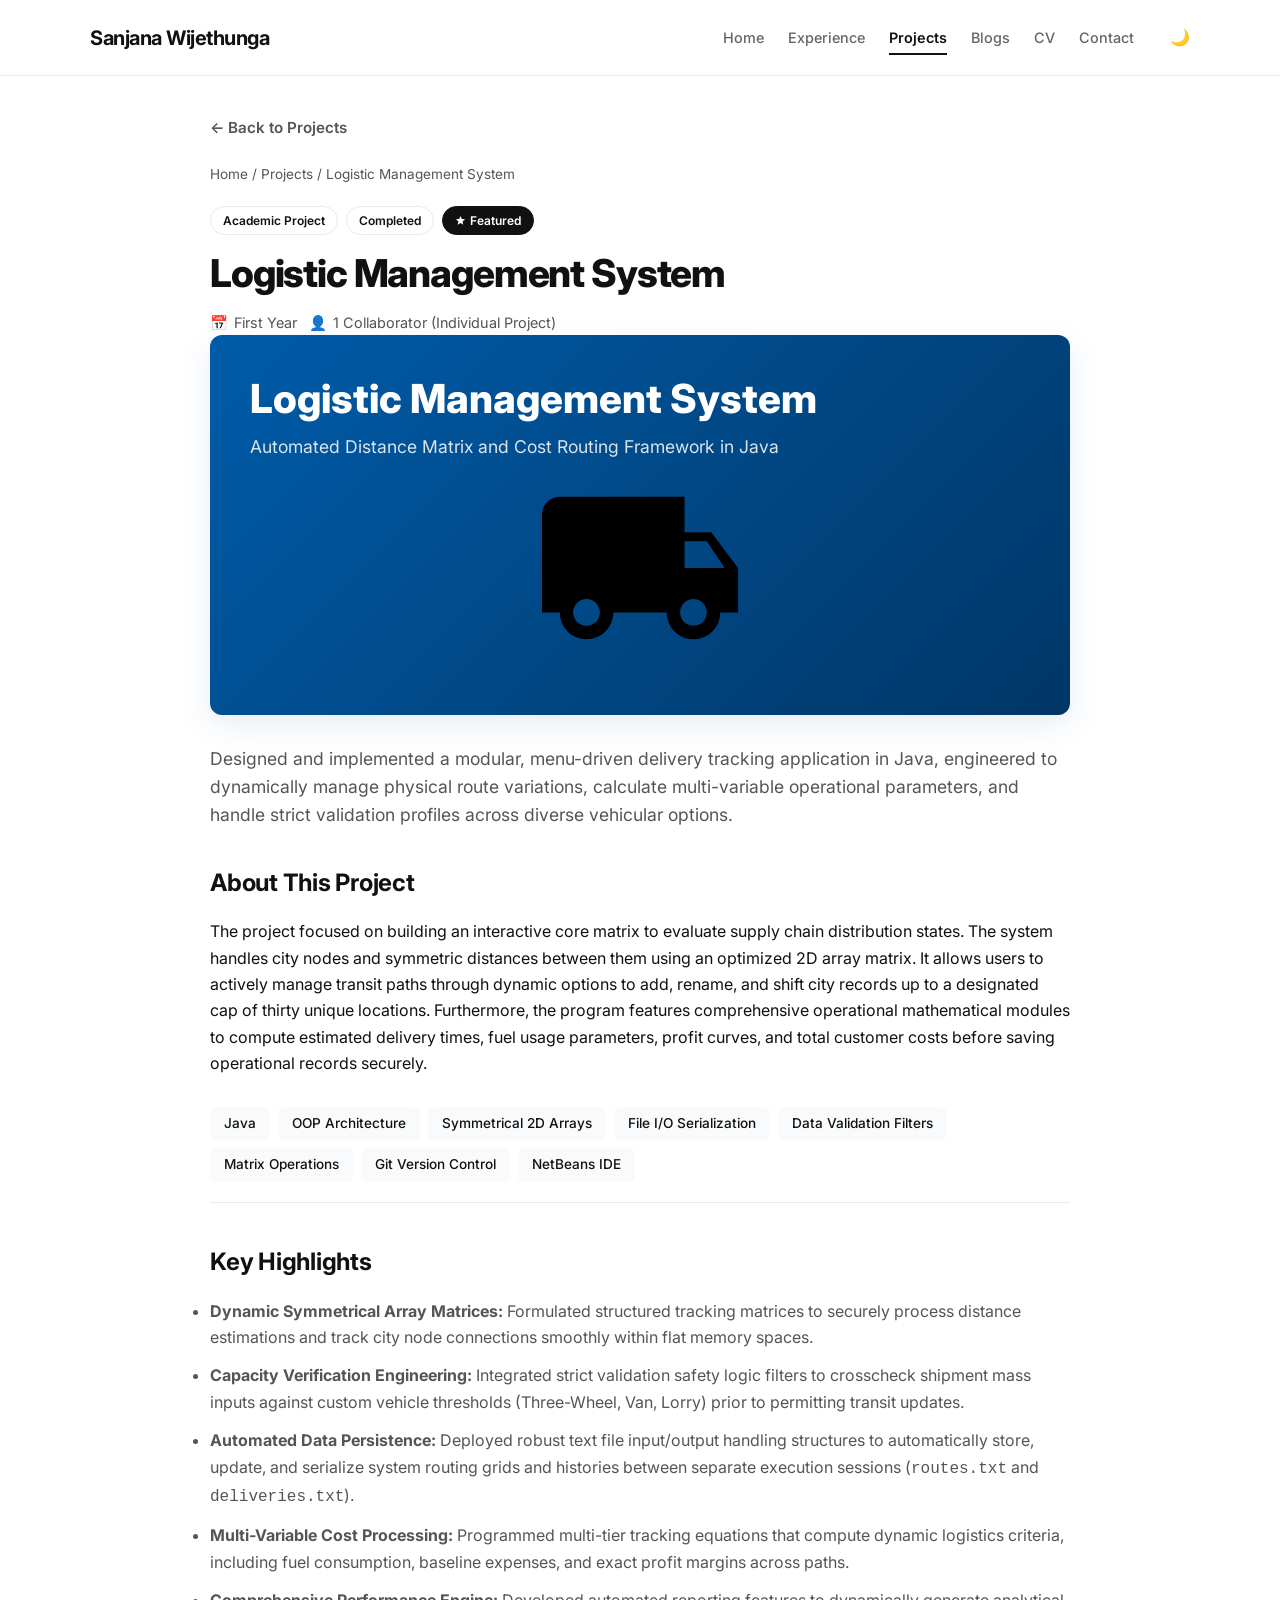
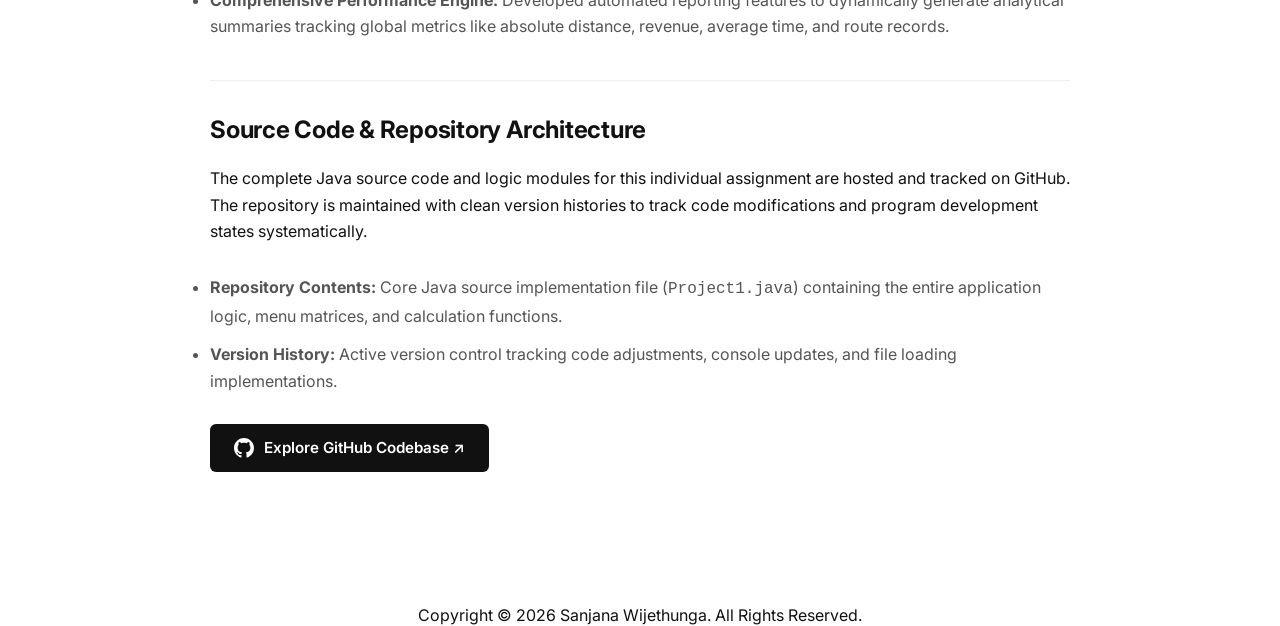
<file: project-detail.html>
<html lang="en">
<head>
    <script>
        if (localStorage.getItem('theme') === 'dark') {
            document.documentElement.setAttribute('data-theme', 'dark');
        }
    </script>
</head>
    <meta charset="UTF-8">
    <meta name="viewport" content="width=device-width, initial-scale=1.0">
    <title>Sanjana Wijethunga | Project Detail</title>
    <link rel="stylesheet" href="style.css">
    <link href="https://fonts.googleapis.com/css2?family=Inter:wght@300;400;500;600;700;800&display=swap" rel="stylesheet">
</head>
<body class="case-study-body">

    <!-- Top Navigation Sync Header -->
    <header class="top-header">
        <div class="header-container">
            <div class="header-brand">
                <span class="brand-name">Sanjana Wijethunga</span>
            </div>
            <nav class="top-nav">
                <a href="index.html" class="nav-item">Home</a>
                <a href="Experience.html" class="nav-item">Experience</a>
                <a href="Projects.html" class="nav-item active">Projects</a>
                <a href="Blogs.html" class="nav-item">Blogs</a>
                <a href="cv.html" class="nav-item">CV</a>
                <a href="Contact.html" class="nav-item">Contact</a>
                <button id="theme-toggle" class="theme-btn">🌙</button>
            </nav>
        </div>
    </header>

    <!-- Main Container Content Flow Wrapper -->
    <div class="case-study-wrapper">
        
        <!-- Back Link Navigation Pointer -->
        <a href="Projects.html" class="back-link">← Back to Projects</a>
        
        <!-- Breadcrumbs Path -->
        <div class="breadcrumbs">
            <a href="index.html">Home</a> / <a href="Projects.html">Projects</a> / Logistic Management System
        </div>

        <!-- Custom Status Badges Line -->
        <div class="badge-row">
            <span class="pill-badge">Academic Project</span>
            <span class="pill-badge">Completed</span>
            <span class="pill-badge featured">
                <svg width="11" height="11" viewBox="0 0 24 24" fill="none" xmlns="http://www.w3.org/2000/svg" style="fill: #ffffff; vertical-align: middle;">
                    <path d="M12 17.27L18.18 21L16.54 13.97L22 9.24L14.81 8.63L12 2L9.19 8.63L2 9.24L7.46 13.97L5.82 21L12 17.27Z"/>
                </svg>
                Featured
            </span>
        </div>

        <!-- Project H1 Header Title Block -->
        <h1 class="main-title">Logistic Management System</h1>
        
        <!-- Timeline and Group Metrics Data Row -->
        <div class="meta-row">
            <div class="meta-item">
                <span>📅</span> First Year
            </div>
            <div class="meta-item">
                <span>👤</span> 1 Collaborator (Individual Project)
            </div>
        </div>

        <!-- Dynamic Content Hero Graphics Banner Placeholder -->
        <div class="hero-placeholder">
            <h2>Logistic Management System</h2>
            <p>Automated Distance Matrix and Cost Routing Framework in Java</p>
            <!-- Minimal Vector Delivery Truck Overlay -->
            <svg class="hero-graphic-decoration" viewBox="0 0 24 24" xmlns="http://www.w3.org/2000/svg">
                <path d="M20 8h-3V4H3c-1.1 0-2 .9-2 2v11h2c0 1.66 1.34 3 3 3s3-1.34 3-3h6c0 1.66 1.34 3 3 3s3-1.34 3-3h2v-5l-3-4zM6 18.5c-.83 0-1.5-.67-1.5-1.5s.67-1.5 1.5-1.5 1.5.67 1.5 1.5-.67 1.5-1.5 1.5zm12 0c-.83 0-1.5-.67-1.5-1.5s.67-1.5 1.5-1.5 1.5.67 1.5 1.5-.67 1.5-1.5 1.5zm1.5-6.5H17V9h2.5l2 3H19.5z"/>
            </svg>
        </div>

        <!-- One Sentence Abstract Summary Context -->
        <p class="abstract-text">
            Designed and implemented a modular, menu-driven delivery tracking application in Java, engineered to dynamically manage physical route variations, calculate multi-variable operational parameters, and handle strict validation profiles across diverse vehicular options.
        </p>

        <!-- About This Project Core Explanatory Text Blocks -->
        <h3 class="section-heading">About This Project</h3>
        <p class="body-text">
            The project focused on building an interactive core matrix to evaluate supply chain distribution states. The system handles city nodes and symmetric distances between them using an optimized 2D array matrix. It allows users to actively manage transit paths through dynamic options to add, rename, and shift city records up to a designated cap of thirty unique locations. Furthermore, the program features comprehensive operational mathematical modules to compute estimated delivery times, fuel usage parameters, profit curves, and total customer costs before saving operational records securely.
        </p>

        <!-- Technical Tools Pill Array Deck Layout -->
        <div class="tech-pill-container">
            <span class="tech-pill">Java</span>
            <span class="tech-pill">OOP Architecture</span>
            <span class="tech-pill">Symmetrical 2D Arrays</span>
            <span class="tech-pill">File I/O Serialization</span>
            <span class="tech-pill">Data Validation Filters</span>
            <span class="tech-pill">Matrix Operations</span>
            <span class="tech-pill">Git Version Control</span>
            <span class="tech-pill">NetBeans IDE</span>
        </div>

        <!-- Key Project Deliverables Highlights Checklist Matrix -->
        <h3 class="section-heading">Key Highlights</h3>
        <ul class="highlights-list">
            <li><strong>Dynamic Symmetrical Array Matrices:</strong> Formulated structured tracking matrices to securely process distance estimations and track city node connections smoothly within flat memory spaces.</li>
            <li><strong>Capacity Verification Engineering:</strong> Integrated strict validation safety logic filters to crosscheck shipment mass inputs against custom vehicle thresholds (Three-Wheel, Van, Lorry) prior to permitting transit updates.</li>
            <li><strong>Automated Data Persistence:</strong> Deployed robust text file input/output handling structures to automatically store, update, and serialize system routing grids and histories between separate execution sessions (<code>routes.txt</code> and <code>deliveries.txt</code>).</li>
            <li><strong>Multi-Variable Cost Processing:</strong> Programmed multi-tier tracking equations that compute dynamic logistics criteria, including fuel consumption, baseline expenses, and exact profit margins across paths.</li>
            <li><strong>Comprehensive Performance Engine:</strong> Developed automated reporting features to dynamically generate analytical summaries tracking global metrics like absolute distance, revenue, average time, and route records.</li>
        </ul>

        <!-- Separator Line -->
        <hr style="border: 0; border-top: 1px solid #eeeeee; margin: 40px 0 30px 0;">

        <!-- GitHub Repository Section -->
        <h3 class="section-heading">Source Code & Repository Architecture</h3>
        <p class="body-text">
            The complete Java source code and logic modules for this individual assignment are hosted and tracked on GitHub. The repository is maintained with clean version histories to track code modifications and program development states systematically.
        </p>
        
        <ul class="highlights-list" style="margin-bottom: 30px;">
            <li><strong>Repository Contents:</strong> Core Java source implementation file (<code>Project1.java</code>) containing the entire application logic, menu matrices, and calculation functions.</li>
            <li><strong>Version History:</strong> Active version control tracking code adjustments, console updates, and file loading implementations.</li>
        </ul>

        <!-- Styled GitHub Call-to-Action Button -->
        <div style="margin-top: 25px;">
            <a href="https://github.com/ladpswijethunga/project1" target="_blank" class="github-cta-btn">
                <!-- GitHub Icon -->
                <svg style="width: 20px; height: 20px; fill: #ffffff;" viewBox="0 0 24 24" xmlns="http://www.w3.org/2000/svg">
                    <path d="M12 0c-6.626 0-12 5.373-12 12 0 5.302 3.438 9.8 8.207 11.387.599.111.793-.261.793-.577v-2.234c-3.338.726-4.033-1.416-4.033-1.416-.546-1.387-1.333-1.756-1.333-1.756-1.089-.745.083-.729.083-.729 1.205.084 1.839 1.237 1.839 1.237 1.07 1.834 2.807 1.304 3.492.997.107-.775.418-1.305.762-1.604-2.665-.305-5.467-1.334-5.467-5.931 0-1.311.469-2.381 1.236-3.221-.124-.303-.535-1.524.117-3.176 0 0 1.008-.322 3.301 1.23.957-.266 1.983-.399 3.003-.404 1.02.005 2.047.138 3.006.404 2.291-1.552 3.297-1.23 3.297-1.23.653 1.653.242 2.874.118 3.176.77.84 1.235 1.911 1.235 3.221 0 4.609-2.807 5.624-5.479 5.921.43.372.823 1.102.823 2.222v3.293c0 .319.192.694.801.576 4.765-1.589 8.199-6.086 8.199-11.386 0-6.627-5.373-12-12-12z"/>
                </svg>
                Explore GitHub Codebase ↗
            </a>
        </div>

    </div>


        <br>
    <br>
        <footer class="main-footer" align="center">
        <p>Copyright &copy; 2026 Sanjana Wijethunga. All Rights Reserved.</p>
    </footer>
           <script src="script.js"></script>
</body>
</html>
</file>
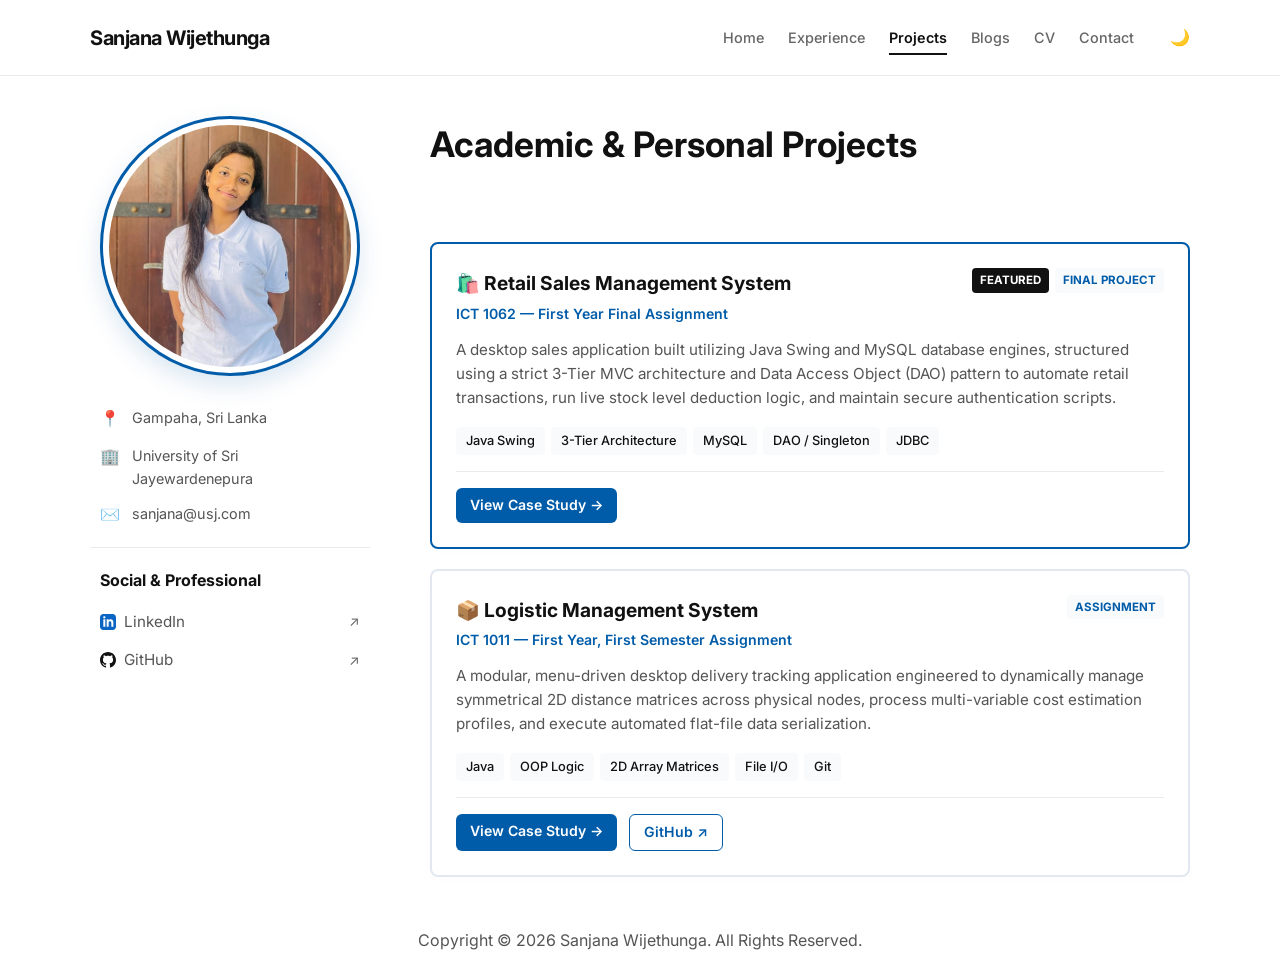
<file: Projects.html>
<html lang="en">
<head>
    <script>
        if (localStorage.getItem('theme') === 'dark') {
            document.documentElement.setAttribute('data-theme', 'dark');
        }
    </script>
</head>
    <meta charset="UTF-8">
    <meta name="viewport" content="width=device-width, initial-scale=1.0">
    <title>Sanjana Wijethunga | Projects</title>
    <link rel="stylesheet" href="style.css">
    <link href="https://fonts.googleapis.com/css2?family=Inter:wght@300;400;500;600;700&display=swap" rel="stylesheet">
</head>
<body>

    <!-- Identical Top Header -->
    <header class="top-header">
        <div class="header-container">
            <div class="header-brand">
                <span class="brand-name">Sanjana Wijethunga</span>
            </div>
            <nav class="top-nav">
                <a href="index.html" class="nav-item ">Home</a>
                <a href="Experience.html" class="nav-item">Experience</a>
                <a href="Projects.html" class="nav-item active">Projects</a>
                <a href="Blogs.html" class="nav-item">Blogs</a>
                <a href="cv.html" class="nav-item">CV</a>
                <a href="Contact.html" class="nav-item">Contact</a>
                <button id="theme-toggle" class="theme-btn">🌙</button>
            </nav>
        </div>
    </header>

    <!-- Two-Column Body Content Split -->
    <div class="portfolio-container">
        
        <!-- Left Column: Profile Sidebar -->
        <aside class="profile-column">
            <img src="Sanjana1.jpeg" alt="Sanjana" class="profile-img custom-photo-highlight" 
                 onmouseover="this.style.transform='scale(1.03)'; this.style.boxShadow='0 12px 30px rgba(0, 92, 169, 0.25)';"
                 onmouseout="this.style.transform='scale(1)'; this.style.boxShadow='0 10px 25px rgba(0, 92, 169, 0.15)';">
         

                 <!-- Metadata Details Grid Block -->
            <div class="profile-meta-box">
                <div class="meta-row">
                    <span class="meta-icon">📍</span>
                    <span class="meta-text">Gampaha, Sri Lanka</span>
                </div>
                <div class="meta-row">
                    <span class="meta-icon">🏢</span>
                    <span class="meta-text">University of Sri Jayewardenepura</span>
                </div>
                <div class="meta-row">
                    <span class="meta-icon">✉️</span>
                    <span class="meta-text"><a href="mailto:as20240969@sci.sjp.ac.lk">sanjana@usj.com</a></span>
                </div>
            </div>

            <hr class="sidebar-divider">

            <!-- Social Networks Links Profile Cards Section -->
            <div class="links-group">
                <h3 class="links-group-title">Social & Professional</h3>
                <ul class="sidebar-links-list">
                    <li>
                        <!-- LinkedIn Profile Link -->
                        <a href="https://www.linkedin.com/in/sanjana-wijethunga-235bb7365" target="_blank">
                            <span class="link-label">
                                <svg class="brand-logo-icon linkedin-icon" xmlns="http://www.w3.org/2000/svg" viewBox="0 0 24 24">
                                    <path d="M19 0h-14c-2.761 0-5 2.239-5 5v14c0 2.761 2.239 5 5 5h14c2.762 0 5-2.239 5-5v-14c0-2.761-2.238-5-5-5zm-11 19h-3v-11h3v11zm-1.5-12.268c-.966 0-1.75-.779-1.75-1.75s.784-1.75 1.75-1.75 1.75.779 1.75 1.75-.784 1.75-1.75 1.75zm13.5 12.268h-3v-5.604c0-3.368-4-3.113-4 0v5.604h-3v-11h3v1.765c1.396-2.586 7-2.777 7 2.476v6.759z"/>
                                </svg>
                                LinkedIn
                            </span>
                            <span class="arrow-icon">↗</span>
                        </a>
                    </li>
                    <li>
                        <!-- GitHub Profile Link -->
                        <a href="https://github.com/ladpswijethunga" target="_blank">
                            <span class="link-label">
                                <svg class="brand-logo-icon github-icon" xmlns="http://www.w3.org/2000/svg" viewBox="0 0 24 24">
                                    <path d="M12 0c-6.626 0-12 5.373-12 12 0 5.302 3.438 9.8 8.207 11.387.599.111.793-.261.793-.577v-2.234c-3.338.726-4.033-1.416-4.033-1.416-.546-1.387-1.333-1.756-1.333-1.756-1.089-.745.083-.729.083-.729 1.205.084 1.839 1.237 1.839 1.237 1.07 1.834 2.807 1.304 3.492.997.107-.775.418-1.305.762-1.604-2.665-.305-5.467-1.334-5.467-5.931 0-1.311.469-2.381 1.236-3.221-.124-.303-.535-1.524.117-3.176 0 0 1.008-.322 3.301 1.23.957-.266 1.983-.399 3.003-.404 1.02.005 2.047.138 3.006.404 2.291-1.552 3.297-1.23 3.297-1.23.653 1.653.242 2.874.118 3.176.77.84 1.235 1.911 1.235 3.221 0 4.609-2.807 5.624-5.479 5.921.43.372.823 1.102.823 2.222v3.293c0 .319.192.694.801.576 4.765-1.589 8.199-6.086 8.199-11.386 0-6.627-5.373-12-12-12z"/>
                                </svg>
                                GitHub
                            </span>
                            <span class="arrow-icon">↗</span>
                        </a>
                    </li>
                </ul>
            </div>
        </aside>

        <!-- Right Column: Scrollable Content Stream -->
        <main class="content-column">
            <h2 class="content-title">Academic & Personal Projects</h2>
            
            <div class="projects-wrapper">
                
                <!-- Project 1: Retail Sales Management System (First Year Final Project) -->
                <div class="custom-project-card featured-project">
                    <div class="project-header-row">
                        <h3 class="project-card-title">🛍️ Retail Sales Management System</h3>
                        <div class="project-badge-container">
                            <span class="p-badge b-featured">Featured</span>
                            <span class="p-badge b-academic">Final Project</span>
                        </div>
                    </div>
                    <p class="project-card-subtitle">ICT 1062 — First Year Final Assignment</p>
                    <p class="project-card-text">
                        A desktop sales application built utilizing Java Swing and MySQL database engines, structured using a strict 3-Tier MVC architecture and Data Access Object (DAO) pattern to automate retail transactions, run live stock level deduction logic, and maintain secure authentication scripts.
                    </p>
                    <div class="project-tags-deck">
                        <span class="tech-tag">Java Swing</span>
                        <span class="tech-tag">3-Tier Architecture</span>
                        <span class="tech-tag">MySQL</span>
                        <span class="tech-tag">DAO / Singleton</span>
                        <span class="tech-tag">JDBC</span>
                    </div>
                    <div class="project-action-bar">
                        <a href="retail-sales-detail.html" class="project-btn-primary">View Case Study →</a>
                    </div>
                </div>

                <!-- Project 2: Logistic Management System (First Semester Project) -->
                <div class="custom-project-card">
                    <div class="project-header-row">
                        <h3 class="project-card-title">📦 Logistic Management System</h3>
                        <div class="project-badge-container">
                            <span class="p-badge b-academic">Assignment</span>
                        </div>
                    </div>
                    <p class="project-card-subtitle">ICT 1011 — First Year, First Semester Assignment</p>
                    <p class="project-card-text">
                        A modular, menu-driven desktop delivery tracking application engineered to dynamically manage symmetrical 2D distance matrices across physical nodes, process multi-variable cost estimation profiles, and execute automated flat-file data serialization.
                    </p>
                    <div class="project-tags-deck">
                        <span class="tech-tag">Java</span>
                        <span class="tech-tag">OOP Logic</span>
                        <span class="tech-tag">2D Array Matrices</span>
                        <span class="tech-tag">File I/O</span>
                        <span class="tech-tag">Git</span>
                    </div>
                    <div class="project-action-bar">
                        <a href="project-detail.html" class="project-btn-primary">View Case Study →</a>
                        <a href="https://github.com/ladpswijethunga/project1" target="_blank" class="project-btn-secondary">GitHub ↗</a>
                    </div>
                </div>

            </div>
        </main>
    </div>

    <br>
    <br>
      <footer class="main-footer" align="center">
        <p>Copyright &copy; 2026 Sanjana Wijethunga. All Rights Reserved.</p>
    </footer>
      <script src="script.js"></script>
</body>
</html>
</file>
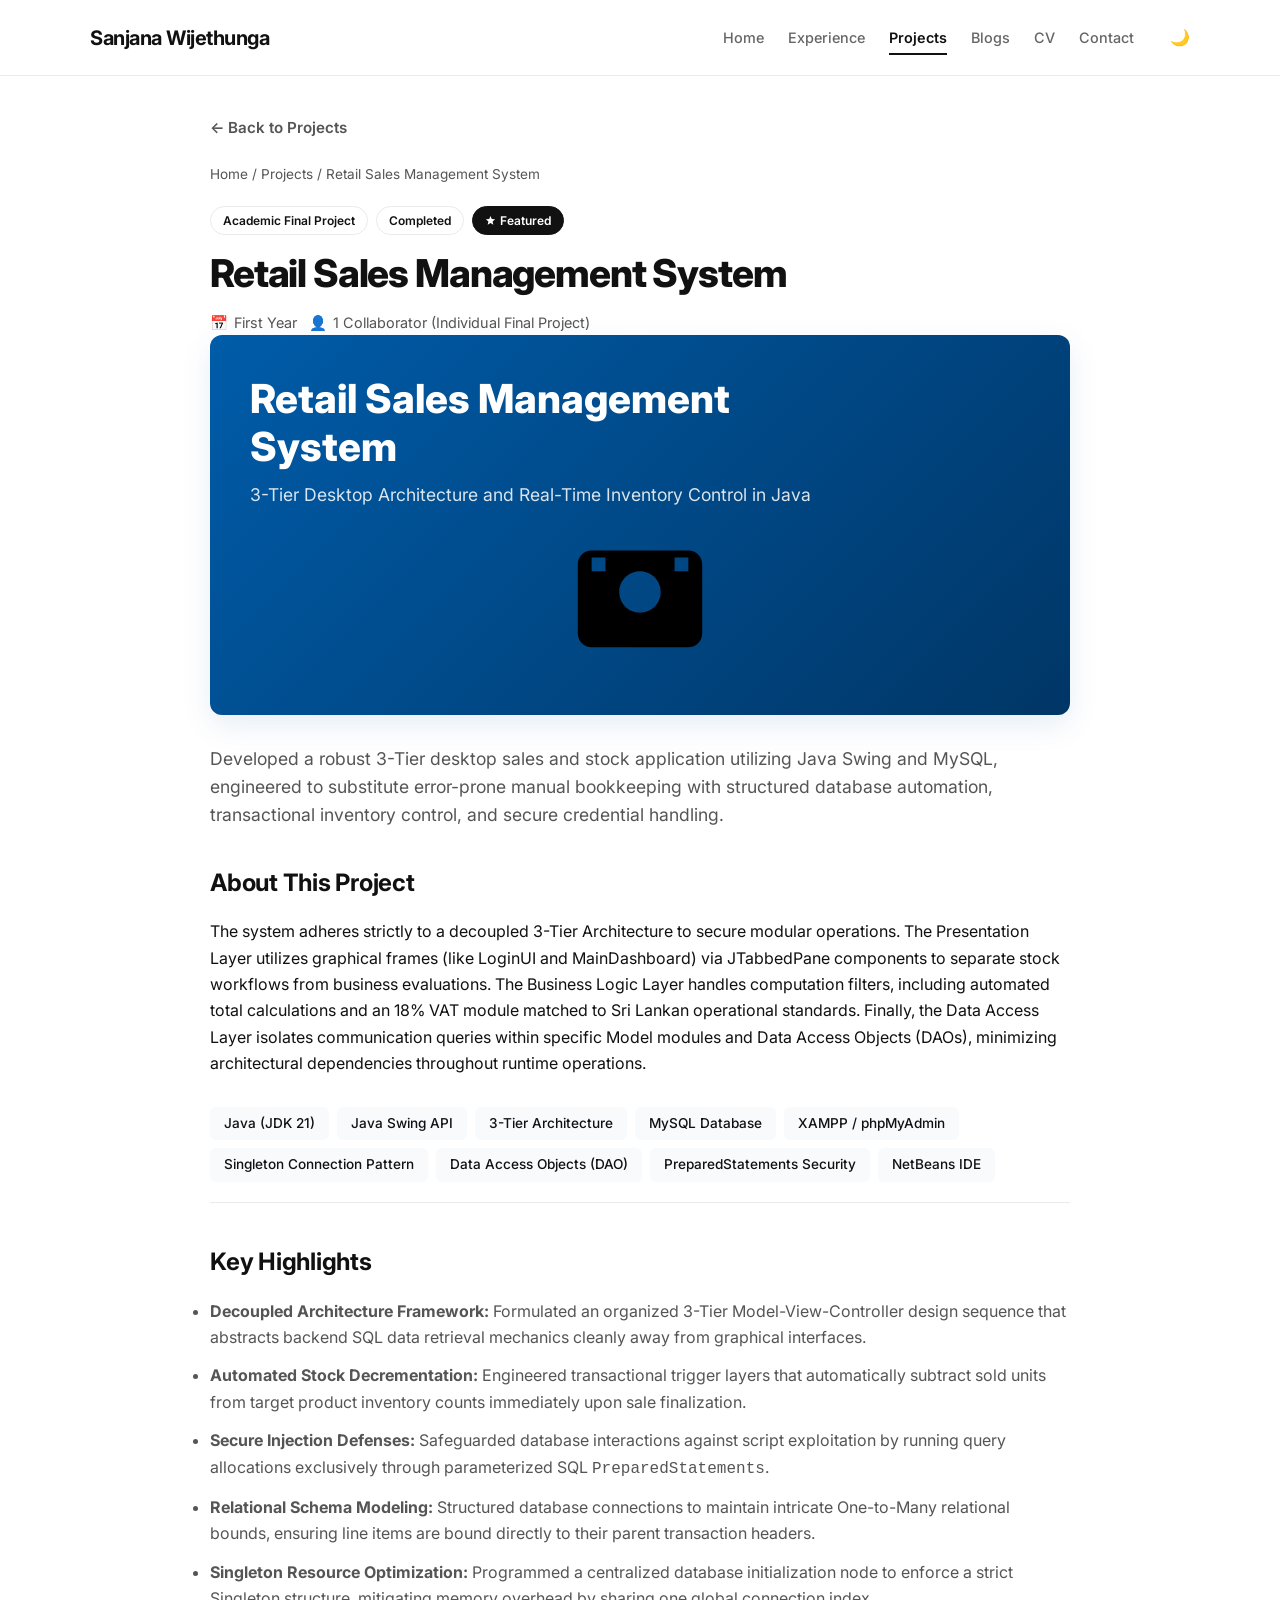
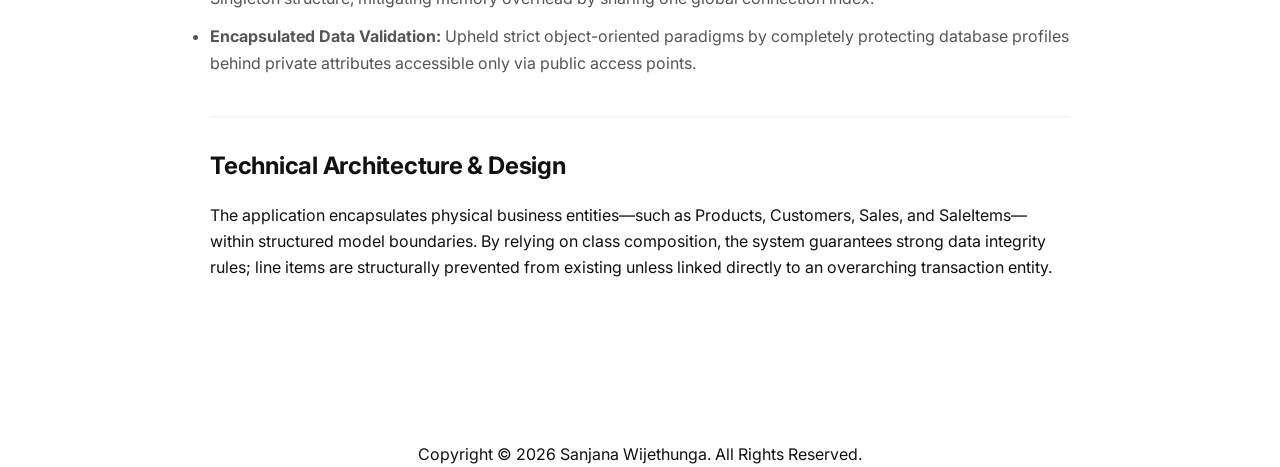
<file: retail-sales-detail.html>
<html lang="en">
<head>
    <script>
        if (localStorage.getItem('theme') === 'dark') {
            document.documentElement.setAttribute('data-theme', 'dark');
        }
    </script>
</head>
    <meta charset="UTF-8">
    <meta name="viewport" content="width=device-width, initial-scale=1.0">
    <title>Sanjana Wijethunga | Project Detail</title>
    <link rel="stylesheet" href="style.css">
    <link href="https://fonts.googleapis.com/css2?family=Inter:wght@300;400;500;600;700;800&display=swap" rel="stylesheet">
</head>
<body class="case-study-body">

    <!-- Top Navigation Sync Header -->
    <header class="top-header">
        <div class="header-container">
            <div class="header-brand">
                <span class="brand-name">Sanjana Wijethunga</span>
            </div>
            <nav class="top-nav">
                <a href="index.html" class="nav-item">Home</a>
                <a href="Experience.html" class="nav-item">Experience</a>
                <a href="Projects.html" class="nav-item active">Projects</a>
                <a href="Blogs.html" class="nav-item">Blogs</a>
                <a href="cv.html" class="nav-item">CV</a>
                <a href="Contact.html" class="nav-item">Contact</a>
                <button id="theme-toggle" class="theme-btn">🌙</button>
            </nav>
        </div>
    </header>

    <!-- Main Container Content Flow Wrapper -->
    <div class="case-study-wrapper">
        
        <!-- Back Link Navigation Pointer -->
        <a href="Projects.html" class="back-link">← Back to Projects</a>
        
        <!-- Breadcrumbs Path -->
        <div class="breadcrumbs">
            <a href="index.html">Home</a> / <a href="Projects.html">Projects</a> / Retail Sales Management System
        </div>

        <!-- Custom Status Badges Line Matching Case Study Framework -->
        <div class="badge-row">
            <span class="pill-badge">Academic Final Project</span>
            <span class="pill-badge">Completed</span>
            <span class="pill-badge featured">
                <svg width="11" height="11" viewBox="0 0 24 24" fill="none" xmlns="http://www.w3.org/2000/svg" style="fill: #ffffff; vertical-align: middle;">
                    <path d="M12 17.27L18.18 21L16.54 13.97L22 9.24L14.81 8.63L12 2L9.19 8.63L2 9.24L7.46 13.97L5.82 21L12 17.27Z"/>
                </svg>
                Featured
            </span>
        </div>

        <!-- Project H1 Header Title Block -->
        <h1 class="main-title">Retail Sales Management System</h1>
        
        <!-- Timeline and Group Metrics Data Row -->
        <div class="meta-row">
            <div class="meta-item">
                <span>📅</span> First Year
            </div>
            <div class="meta-item">
                <span>👤</span> 1 Collaborator (Individual Final Project)
            </div>
        </div>

        <!-- Dynamic Content Hero Graphics Banner Placeholder -->
        <div class="hero-placeholder">
            <h2>Retail Sales Management System</h2>
            <p>3-Tier Desktop Architecture and Real-Time Inventory Control in Java</p>
            <!-- Minimal Vector Graphic Overlay -->
            <svg class="hero-graphic-decoration" viewBox="0 0 24 24" xmlns="http://www.w3.org/2000/svg">
                <path d="M19 6H5c-1.1 0-2 .9-2 2v10c0 1.1.9 2 2 2h14c1.1 0 2-.9 2-2V8c0-1.1-.9-2-2-2zm-7 9c-1.66 0-3-1.34-3-3s1.34-3 3-3 3 1.34 3 3-1.34 3-3 3zm7-6h-2V7h2v2zM5 7h2v2H5V7z"/>
            </svg>
        </div>

        <!-- One Sentence Abstract Summary Context -->
        <p class="abstract-text">
            Developed a robust 3-Tier desktop sales and stock application utilizing Java Swing and MySQL, engineered to substitute error-prone manual bookkeeping with structured database automation, transactional inventory control, and secure credential handling.
        </p>

        <!-- About This Project Core Explanatory Text Blocks -->
        <h3 class="section-heading">About This Project</h3>
        <p class="body-text">
            The system adheres strictly to a decoupled 3-Tier Architecture to secure modular operations. The Presentation Layer utilizes graphical frames (like LoginUI and MainDashboard) via JTabbedPane components to separate stock workflows from business evaluations. The Business Logic Layer handles computation filters, including automated total calculations and an 18% VAT module matched to Sri Lankan operational standards. Finally, the Data Access Layer isolates communication queries within specific Model modules and Data Access Objects (DAOs), minimizing architectural dependencies throughout runtime operations.
        </p>

        <!-- Technical Tools Pill Array Deck Layout -->
        <div class="tech-pill-container">
            <span class="tech-pill">Java (JDK 21)</span>
            <span class="tech-pill">Java Swing API</span>
            <span class="tech-pill">3-Tier Architecture</span>
            <span class="tech-pill">MySQL Database</span>
            <span class="tech-pill">XAMPP / phpMyAdmin</span>
            <span class="tech-pill">Singleton Connection Pattern</span>
            <span class="tech-pill">Data Access Objects (DAO)</span>
            <span class="tech-pill">PreparedStatements Security</span>
            <span class="tech-pill">NetBeans IDE</span>
        </div>

        <!-- Key Project Deliverables Highlights Checklist Matrix -->
        <h3 class="section-heading">Key Highlights</h3>
        <ul class="highlights-list">
            <li><strong>Decoupled Architecture Framework:</strong> Formulated an organized 3-Tier Model-View-Controller design sequence that abstracts backend SQL data retrieval mechanics cleanly away from graphical interfaces.</li>
            <li><strong>Automated Stock Decrementation:</strong> Engineered transactional trigger layers that automatically subtract sold units from target product inventory counts immediately upon sale finalization.</li>
            <li><strong>Secure Injection Defenses:</strong> Safeguarded database interactions against script exploitation by running query allocations exclusively through parameterized SQL <code>PreparedStatements</code>.</li>
            <li><strong>Relational Schema Modeling:</strong> Structured database connections to maintain intricate One-to-Many relational bounds, ensuring line items are bound directly to their parent transaction headers.</li>
            <li><strong>Singleton Resource Optimization:</strong> Programmed a centralized database initialization node to enforce a strict Singleton structure, mitigating memory overhead by sharing one global connection index.</li>
            <li><strong>Encapsulated Data Validation:</strong> Upheld strict object-oriented paradigms by completely protecting database profiles behind private attributes accessible only via public access points.</li>
        </ul>

        <!-- Separator Line -->
        <hr style="border: 0; border-top: 1px solid #eeeeee; margin: 40px 0 30px 0;">

        <!-- Architecture Description Section -->
        <h3 class="section-heading">Technical Architecture & Design</h3>
        <p class="body-text">
            The application encapsulates physical business entities—such as Products, Customers, Sales, and SaleItems—within structured model boundaries. By relying on class composition, the system guarantees strong data integrity rules; line items are structurally prevented from existing unless linked directly to an overarching transaction entity.
        </p>

    </div>

    <br>
    <br>
        <footer class="main-footer" align="center">
        <p>Copyright &copy; 2026 Sanjana Wijethunga. All Rights Reserved.</p>
    </footer>
          <script src="script.js"></script>
</body>
</html>
</file>
<file: style.css>
/* ==========================================
   THEMING DESIGN VARIABLES 
   ========================================== */

/* Light Mode Theme Rules */
:root {
    --bg-primary: #ffffff;
    --bg-secondary: #f8fafc;
    --text-main: #111111;
    --text-muted: #555555;
    --text-nav: #666666;
    --card-bg: #ffffff;
    --border-color: #eaeaea;
    --accent-blue: #005ca9;
    --card-border: #e2e8f0;
}

/* Dark Mode Theme Rules Override */
[data-theme="dark"] {
    --bg-primary: #0f172a;       /* Deep slate background */
    --bg-secondary: #1e293b;     /* Darker slate panels */
    --text-main: #f8fafc;        /* High contrast bright text */
    --text-muted: #94a3b8;       /* Readable soft grey text */
    --text-nav: #cbd5e1;         /* Bright navigation items */
    --card-bg: #1e293b;          /* Sleek inner dark cards */
    --border-color: #334155;     /* Dark accent seam borders */
    --accent-blue: #38bdf8;      /* Vibrant high-contrast electric blue */
    --card-border: #334155;
}

/* Base Reset Elements */
* {
    margin: 0;
    padding: 0;
    box-sizing: border-box;
}

body {
    font-family: 'Inter', -apple-system, sans-serif;
    background-color: var(--bg-primary);
    color: var(--text-muted);
    line-height: 1.6;
    -webkit-font-smoothing: antialiased;
    transition: background-color 0.25s ease, color 0.25s ease;
}

/* Horizontal Top Header Layout */
.top-header {
    width: 100%;
    background-color: var(--bg-primary);
    border-bottom: 1px solid var(--border-color);
    position: sticky;
    top: 0;
    z-index: 1000;
    transition: background-color 0.25s ease, border-color 0.25s ease;
}

.header-container {
    max-width: 1140px;
    margin: 0 auto;
    padding: 20px;
    display: flex;
    justify-content: space-between;
    align-items: center;
}

.brand-name {
    font-size: 1.25rem;
    font-weight: 700;
    color: var(--text-main);
    letter-spacing: -0.5px;
}

/* Top Horizontal Navigation Links */
.top-nav {
    display: flex;
    gap: 24px;
    align-items: center;
}

.nav-item {
    text-decoration: none;
    font-size: 0.9rem;
    font-weight: 500;
    color: var(--text-nav);
    transition: color 0.2s ease;
    padding: 6px 0;
    position: relative; 
}

.nav-item:hover {
    color: var(--text-main);
}

/* Refined Stable Active Navigation Layout */
.nav-item.active {
    color: var(--text-main);
    font-weight: 600;
}

.nav-item.active::after {
    content: '';
    position: absolute;
    bottom: 0;
    left: 0;
    width: 100%;
    height: 2px;
    background-color: var(--text-main);
}

/* Two-Column Distribution Container */
.portfolio-container {
    display: flex;
    max-width: 1140px;
    margin: 40px auto 0 auto;
    padding: 0 20px;
    gap: 60px;
    background-color: var(--bg-primary);
}

/* Left Image Column Box */
.profile-column {
    flex: 0 0 280px;
    display: flex;
    flex-direction: column;
    align-items: center;
}

.profile-img {
    width: 260px;
    height: 260px;
    border-radius: 50%; 
    object-fit: cover;
    margin-bottom: 20px;
}

/* Sidebar Profile Metadata Info Box Style */
.profile-meta-box {
    width: 100%;
    display: flex;
    flex-direction: column;
    gap: 12px;
    margin-top: 10px;
    padding: 0 10px;
}

.meta-row {
    display: flex;
    align-items: flex-start;
    gap: 12px;
    font-size: 0.9rem;
    color: var(--text-muted);
    text-align: left;
}

.meta-icon {
    font-size: 1rem;
    flex-shrink: 0;
}

.meta-text a {
    color: var(--text-muted);
    text-decoration: none;
}

.meta-text a:hover {
    color: var(--text-main);
    text-decoration: underline;
}

/* Sidebar Line Spacers */
.sidebar-divider {
    width: 100%;
    border: 0;
    border-top: 1px solid var(--border-color);
    margin: 20px 0;
}

/* Link Groups Architecture Blocks */
.links-group {
    width: 100%;
    text-align: left;
    padding: 0 10px;
}

.links-group-title {
    font-size: 1rem;
    font-weight: 700;
    color: var(--text-main);
    margin-bottom: 16px;
}

.sidebar-links-list {
    list-style: none;
    display: flex;
    flex-direction: column;
    gap: 14px;
}

.sidebar-links-list li a {
    display: flex;
    justify-content: space-between;
    align-items: center;
    text-decoration: none;
    font-size: 0.95rem;
    color: var(--text-muted);
    transition: color 0.2s ease;
}

.sidebar-links-list li a:hover {
    color: var(--text-main);
}

.arrow-icon {
    font-size: 0.85rem;
    color: var(--text-nav);
    transition: color 0.2s ease;
}

.sidebar-links-list li a:hover .arrow-icon {
    color: var(--text-main);
}

/* Right Content Column Layout */
.content-column {
    flex: 1;
    display: flex;
    flex-direction: column;
    gap: 30px;
}

/* Typography Inside Main Section */
.content-title {
    font-size: 2.2rem;
    font-weight: 700;
    color: var(--text-main);
    margin-bottom: 25px;
}

.about-text {
    font-size: 1rem;
    color: var(--text-muted);
    margin-bottom: 20px;
    text-align: left;
}

/* Content Information Cards */
.info-card {
    background-color: var(--card-bg);
    border: 1px solid var(--border-color);
    border-radius: 12px;
    padding: 28px;
    transition: background-color 0.25s ease, border-color 0.25s ease;
}

.card-title {
    font-size: 1.3rem;
    font-weight: 700;
    color: var(--text-main);
    margin-bottom: 20px;
}

/* Layout Adaptation for Mobile Screens */
@media (max-width: 800px) {
    .header-container {
        flex-direction: column;
        gap: 15px;
        text-align: center;
    }
    
    .top-nav {
        gap: 15px;
        flex-wrap: wrap;
        justify-content: center;
    }

    .portfolio-container {
        flex-direction: column;
        align-items: center;
        gap: 40px;
        margin-top: 20px;
    }

    .profile-column {
        flex: none;
        width: 100%;
    }
}

/* Brand Vector Icon Formatting Rules */
.sidebar-links-list .link-label {
    display: flex;
    align-items: center;
    gap: 8px;
}

.brand-logo-icon {
    width: 16px;
    height: 16px;
    transition: fill 0.2s ease;
    display: inline-block;
}

/* Specific Brand Colors for Logos */
.linkedin-icon {
    fill: #0a66c2; 
}

.github-icon {
    fill: var(--text-main); /* Dynamically scales down tracking fields safely */
}

.sidebar-links-list li a:hover .linkedin-icon {
    fill: #004182; 
}

/* Timeline Layout for Education Milestones */
.timeline {
    position: relative;
    padding-left: 24px;
    border-left: 2px solid var(--border-color);
    display: flex;
    flex-direction: column;
}

.timeline-item {
    position: relative;
}

.timeline-item::before {
    content: '';
    position: absolute;
    left: -31px;
    top: 6px;
    width: 12px;
    height: 12px;
    border-radius: 50%;
    background-color: var(--bg-primary);
    border: 2px solid var(--text-main);
    z-index: 2;
}

.item-header {
    display: flex;
    justify-content: space-between;
    align-items: center;
    margin-bottom: 6px;
    flex-wrap: wrap;
    gap: 8px;
}

.item-role {
    font-size: 1.1rem;
    font-weight: 600;
    color: var(--text-main);
}

/* Timeline Custom Status Badges */
.badge {
    font-size: 0.75rem;
    font-weight: 600;
    padding: 4px 8px;
    border-radius: 4px;
}

.badge-present {
    background-color: #e6f4ea;
    color: #137333;
}

[data-theme="dark"] .badge-present {
    background-color: #064e3b;
    color: #34d399;
}

.item-institution {
    font-size: 0.95rem;
    font-weight: 500;
    color: var(--text-muted);
    margin-bottom: 8px;
}

.item-details {
    font-size: 0.95rem;
    color: var(--text-muted);
}

/* Technical Skills Tool Matrix Design */
.skills-icon-grid {
    display: grid;
    grid-template-columns: repeat(auto-fill, minmax(90px, 1fr));
    gap: 30px 20px;
    margin-top: 25px;
    justify-items: center;
}

.skills-icon-item {
    display: flex;
    flex-direction: column;
    align-items: center;
    justify-content: center;
    text-align: center;
    gap: 12px;
    width: 100%;
}

.skill-logo {
    width: 48px;
    height: 48px;
    object-fit: contain;
    filter: drop-shadow(0px 2px 4px rgba(0, 0, 0, 0.05));
    transition: transform 0.2s ease;
}

.skills-icon-item:hover .skill-logo {
    transform: translateY(-4px);
}

.skill-name {
    font-size: 0.85rem;
    font-weight: 500;
    color: var(--text-muted);
}

/* Fallback structural styling for custom software icons */
.fallback-skill-icon {
    width: 48px;
    height: 48px;
    border-radius: 10px;
    display: flex;
    align-items: center;
    justify-content: center;
    font-size: 1.6rem;
    box-shadow: 0px 2px 5px rgba(0,0,0,0.06);
    border: 1px solid var(--border-color);
    transition: transform 0.2s ease;
    background-color: var(--card-bg);
}

.math-orange { border-color: #ffe0cc; background-color: #fff5f0; }
.physics-blue { border-color: #d0e8ff; background-color: #f2f8ff; }
.xampp-orange { border-color: #ffd8be; background-color: #fff9f5; }

[data-theme="dark"] .math-orange { background-color: #431407; border-color: #7c2d12; }
[data-theme="dark"] .physics-blue { background-color: #1e3a8a; border-color: #1e40af; }
[data-theme="dark"] .xampp-orange { background-color: #451a03; border-color: #78350f; }

.skills-icon-item:hover .fallback-skill-icon {
    transform: translateY(-4px);
}

@media (max-width: 480px) {
    .skills-icon-grid {
        grid-template-columns: repeat(3, 1fr);
        gap: 20px 10px;
    }
}

/* --- Custom Project Showcase Elements --- */
.custom-photo-highlight {
    border: 3px solid var(--accent-blue);
    padding: 6px;
    background-color: var(--bg-primary);
    box-shadow: 0 10px 25px rgba(0, 92, 169, 0.15);
    transition: transform 0.3s ease, box-shadow 0.3s ease;
    display: block;
}

.projects-wrapper {
    display: flex;
    flex-direction: column;
    gap: 20px;
    margin-top: 15px;
}

.custom-project-card {
    background-color: var(--card-bg);
    border: 2px solid var(--card-border);
    border-radius: 8px;
    padding: 24px;
    box-shadow: 0 4px 12px rgba(0, 0, 0, 0.01);
    transition: border-color 0.25s ease, box-shadow 0.25s ease;
}

.custom-project-card.featured-project {
    border-color: var(--accent-blue);
}

.custom-project-card:hover {
    border-color: var(--accent-blue);
}

.project-header-row {
    display: flex;
    justify-content: space-between;
    align-items: flex-start;
    flex-wrap: wrap;
    gap: 10px;
    margin-bottom: 4px;
}

.project-card-title {
    font-size: 1.2rem;
    font-weight: 700;
    color: var(--text-main);
}

.project-card-subtitle {
    font-size: 0.88rem;
    font-weight: 600;
    color: var(--accent-blue);
    margin: 0 0 12px 0;
}

.project-card-text {
    font-size: 0.95rem;
    line-height: 1.6;
    color: var(--text-muted);
    margin: 0 0 16px 0;
}

.project-tags-deck {
    display: flex;
    flex-wrap: wrap;
    gap: 6px;
    margin-bottom: 16px;
}

.tech-tag {
    font-size: 0.8rem;
    font-weight: 500;
    padding: 4px 10px;
    background-color: var(--bg-secondary);
    color: var(--text-main);
    border-radius: 4px;
}

.project-badge-container {
    display: flex;
    gap: 6px;
}

.p-badge {
    font-size: 0.72rem;
    font-weight: 700;
    text-transform: uppercase;
    padding: 3px 8px;
    border-radius: 4px;
    background-color: var(--bg-secondary);
    color: var(--text-muted);
}

.p-badge.b-featured {
    background-color: var(--text-main);
    color: var(--bg-primary);
}

.p-badge.b-academic {
    background-color: var(--bg-secondary);
    color: var(--accent-blue);
}

.project-action-bar {
    display: flex;
    gap: 12px;
    border-top: 1px solid var(--border-color);
    padding-top: 16px;
    margin-top: 8px;
}

.project-btn-primary {
    font-size: 0.88rem;
    font-weight: 600;
    color: #ffffff !important;
    background-color: #005ca9;
    padding: 6px 14px;
    border-radius: 6px;
    text-decoration: none;
    transition: background-color 0.2s ease;
}

.project-btn-primary:hover {
    background-color: #004682;
}

.project-btn-secondary {
    font-size: 0.88rem;
    font-weight: 600;
    color: var(--accent-blue);
    background-color: transparent;
    padding: 6px 14px;
    border: 1px solid var(--accent-blue);
    border-radius: 6px;
    text-decoration: none;
    transition: background-color 0.2s ease, color 0.2s ease;
}

.project-btn-secondary:hover {
    background-color: rgba(0, 92, 169, 0.05);
}

/* ==========================================================================
   Case Study Detail Page Layout Styles
   ========================================================================== */
.case-study-body {
    background-color: var(--bg-primary);
    color: var(--text-main);
}

.case-study-wrapper {
    max-width: 900px;
    margin: 0 auto;
    padding: 40px 20px 80px 20px;
}

.back-link {
    display: inline-flex;
    align-items: center;
    gap: 8px;
    text-decoration: none;
    color: var(--text-muted);
    font-weight: 600;
    font-size: 0.95rem;
    margin-bottom: 24px;
    transition: color 0.2s ease;
}

.back-link:hover {
    color: var(--accent-blue);
}

.breadcrumbs {
    font-size: 0.85rem;
    color: var(--text-muted);
    margin-bottom: 20px;
}

.breadcrumbs a {
    color: var(--text-muted);
    text-decoration: none;
}

.badge-row {
    display: flex;
    gap: 8px;
    margin-bottom: 16px;
}

.pill-badge {
    font-size: 0.75rem;
    font-weight: 600;
    padding: 4px 12px;
    border-radius: 20px;
    border: 1px solid var(--border-color);
    color: var(--text-main);
    background: var(--card-bg);
}

.pill-badge.featured {
    background-color: var(--text-main);
    color: var(--bg-primary);
    border-color: var(--text-main);
    display: inline-flex;
    align-items: center;
    gap: 4px;
}

.main-title {
    font-size: 2.4rem;
    font-weight: 800;
    letter-spacing: -0.03em;
    line-height: 1.15;
    color: var(--text-main);
    margin: 0 0 16px 0;
}

.meta-item {
    display: inline-flex;
    align-items: center;
    gap: 6px;
}

.hero-placeholder {
    width: 100%;
    height: 380px;
    background: linear-gradient(135deg, #005ca9 0%, #003666 100%);
    border-radius: 12px;
    display: flex;
    flex-direction: column;
    justify-content: center;
    padding: 40px;
    box-sizing: border-box;
    color: #ffffff;
    margin-bottom: 30px;
    box-shadow: 0 10px 30px rgba(0, 92, 169, 0.1);
    position: relative;
    overflow: hidden;
}

.hero-placeholder h2 {
    font-size: 2.5rem;
    font-weight: 800;
    max-width: 600px;
    line-height: 1.2;
    margin: 0 0 10px 0;
    z-index: 2;
}

.hero-placeholder p {
    font-size: 1.1rem;
    opacity: 0.85;
    margin: 0;
    z-index: 2;
}

.abstract-text {
    font-size: 1.1rem;
    line-height: 1.6;
    color: var(--text-muted);
    margin-bottom: 35px;
}

.section-heading {
    font-size: 1.5rem;
    font-weight: 700;
    color: var(--text-main);
    margin: 0 0 16px 0;
    letter-spacing: -0.01em;
}

.body-text {
    font-size: 1rem;
    line-height: 1.65;
    color: var(--text-main);
    margin-bottom: 30px;
}

.tech-pill-container {
    display: flex;
    flex-wrap: wrap;
    gap: 8px;
    margin-bottom: 40px;
    padding-bottom: 20px;
    border-bottom: 1px solid var(--border-color);
}

.tech-pill {
    font-size: 0.85rem;
    font-weight: 500;
    padding: 6px 14px;
    background-color: var(--bg-secondary);
    color: var(--text-main);
    border-radius: 6px;
}

.highlights-list li {
    font-size: 1rem;
    line-height: 1.65;
    color: var(--text-muted);
    margin-bottom: 12px;
}

/* Input Forms Clean Mapping */
input, textarea {
    background-color: var(--card-bg) !important;
    color: var(--text-main) !important;
    border: 1px solid var(--border-color) !important;
}

/* Interactive GitHub Action CTA Button */
.github-cta-btn {
    display: inline-flex;
    align-items: center;
    gap: 10px;
    font-size: 0.95rem;
    font-weight: 600;
    color: var(--bg-primary);
    background-color: var(--text-main);
    padding: 12px 24px;
    border-radius: 6px;
    text-decoration: none;
    transition: background-color 0.2s ease, transform 0.2s ease;
}

.github-cta-btn:hover {
    background-color: var(--accent-blue);
    transform: translateY(-2px);
}

/* Navigation Theme Button (Perfect Alignment Rule) */
.theme-btn {
    background: none !important;
    border: none !important;
    font-size: 1rem;            
    color: var(--text-main);    
    cursor: pointer;
    padding: 0;
    margin-left: 12px;          
    display: inline-flex;
    align-items: center;
    vertical-align: middle;
    transition: opacity 0.2s ease;
}

.theme-btn:hover {
    opacity: 0.7;
    transform: none !important; 
}

/* ==========================================
   HEAVY-DUTY FIX FOR THE LARGE WHITE BLOCKS
   ========================================== */

/* Forces the main layout columns and their inner blocks to turn dark */
[data-theme="dark"] .content-column > div,
[data-theme="dark"] .blog-wrapper,
[data-theme="dark"] .blog-content,
[data-theme="dark"] .main-content,
[data-theme="dark"] .info-card {
    background-color: var(--card-bg) !important;
    border-color: var(--border-color) !important;
    color: var(--text-main) !important;
}

/* Forces any white container surfaces on the home or experience pages to shift */
[data-theme="dark"] div[style*="background-color: #ffffff"],
[data-theme="dark"] div[style*="background-color:#ffffff"] {
    background-color: var(--card-bg) !important;
}

/* Fixes text elements inside that container to make sure they are readable */
[data-theme="dark"] .content-column > div *,
[data-theme="dark"] .blog-wrapper * {
    color: var(--text-main);
}

/* Keeps subtle paragraph/description texts muted for good contrast */
[data-theme="dark"] .content-column p,
[data-theme="dark"] .content-column span,
[data-theme="dark"] .about-text {
    color: var(--text-muted) !important;
}
</file>
